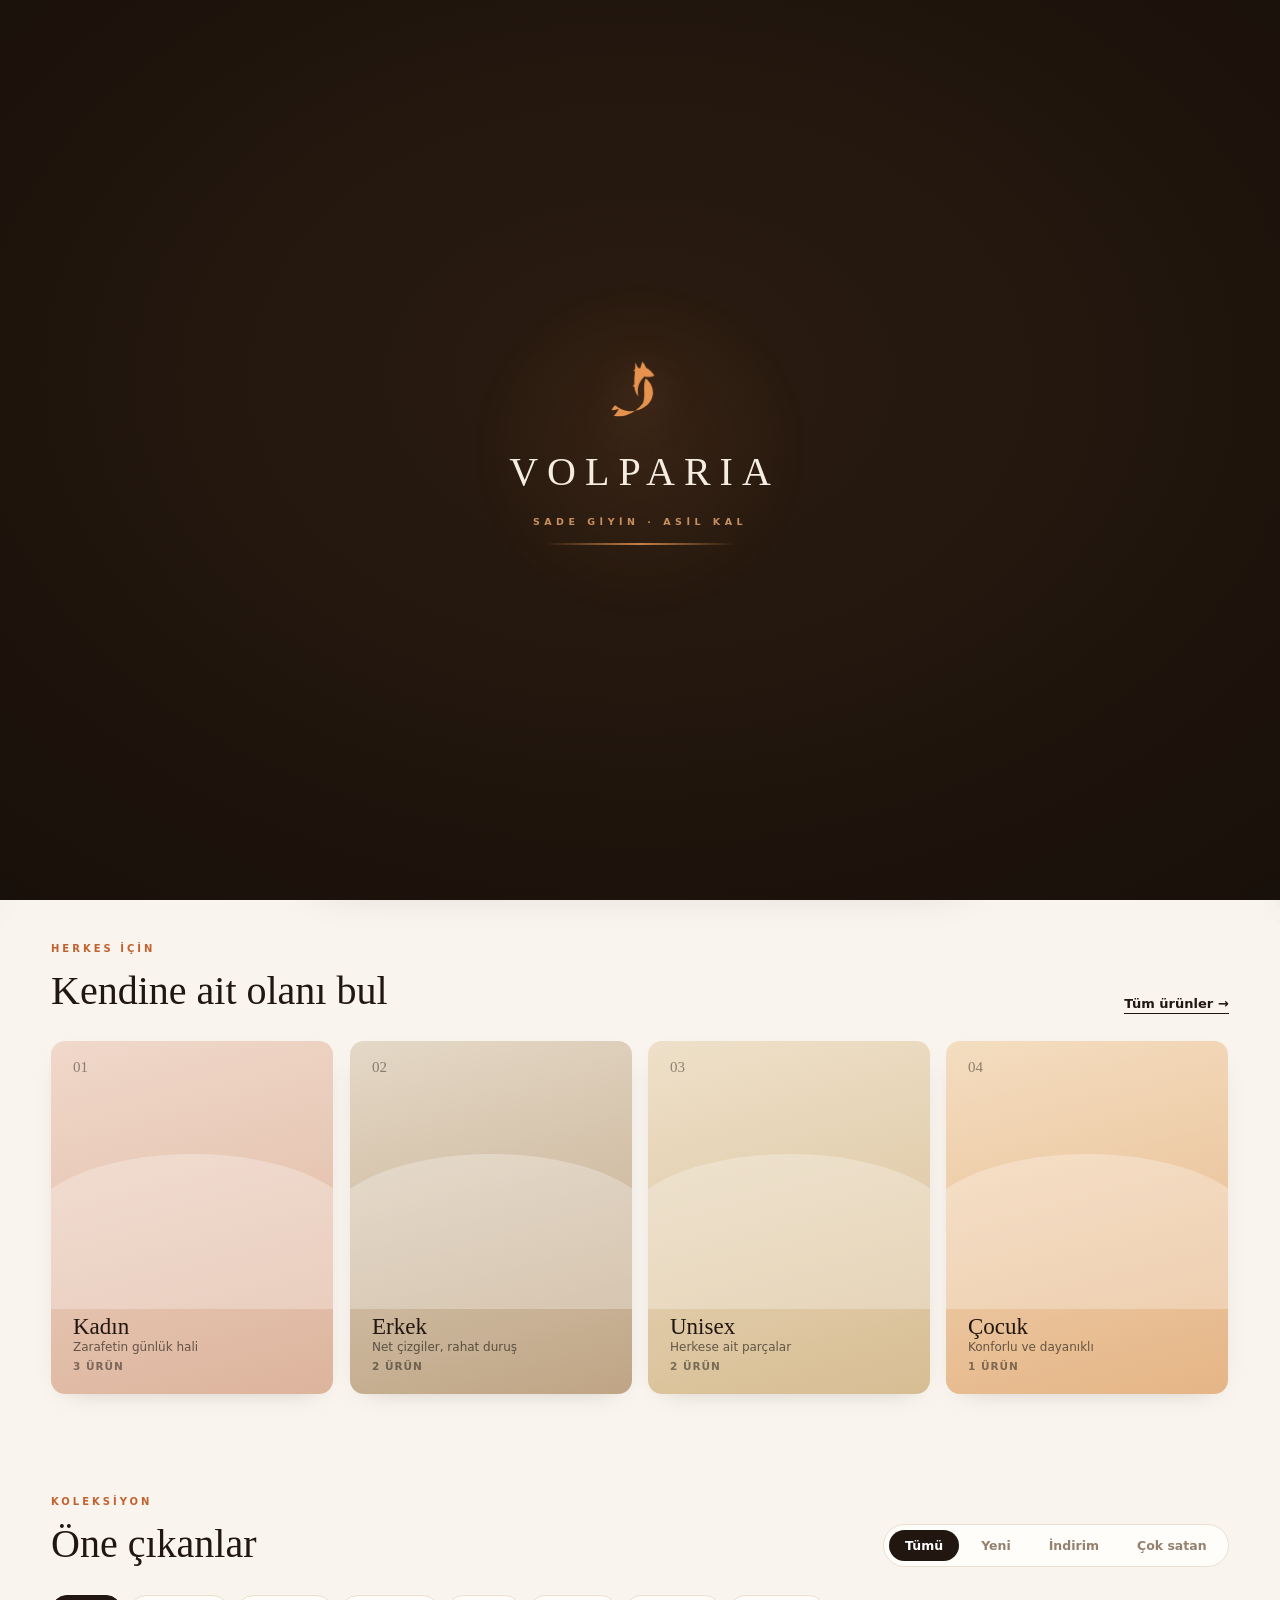
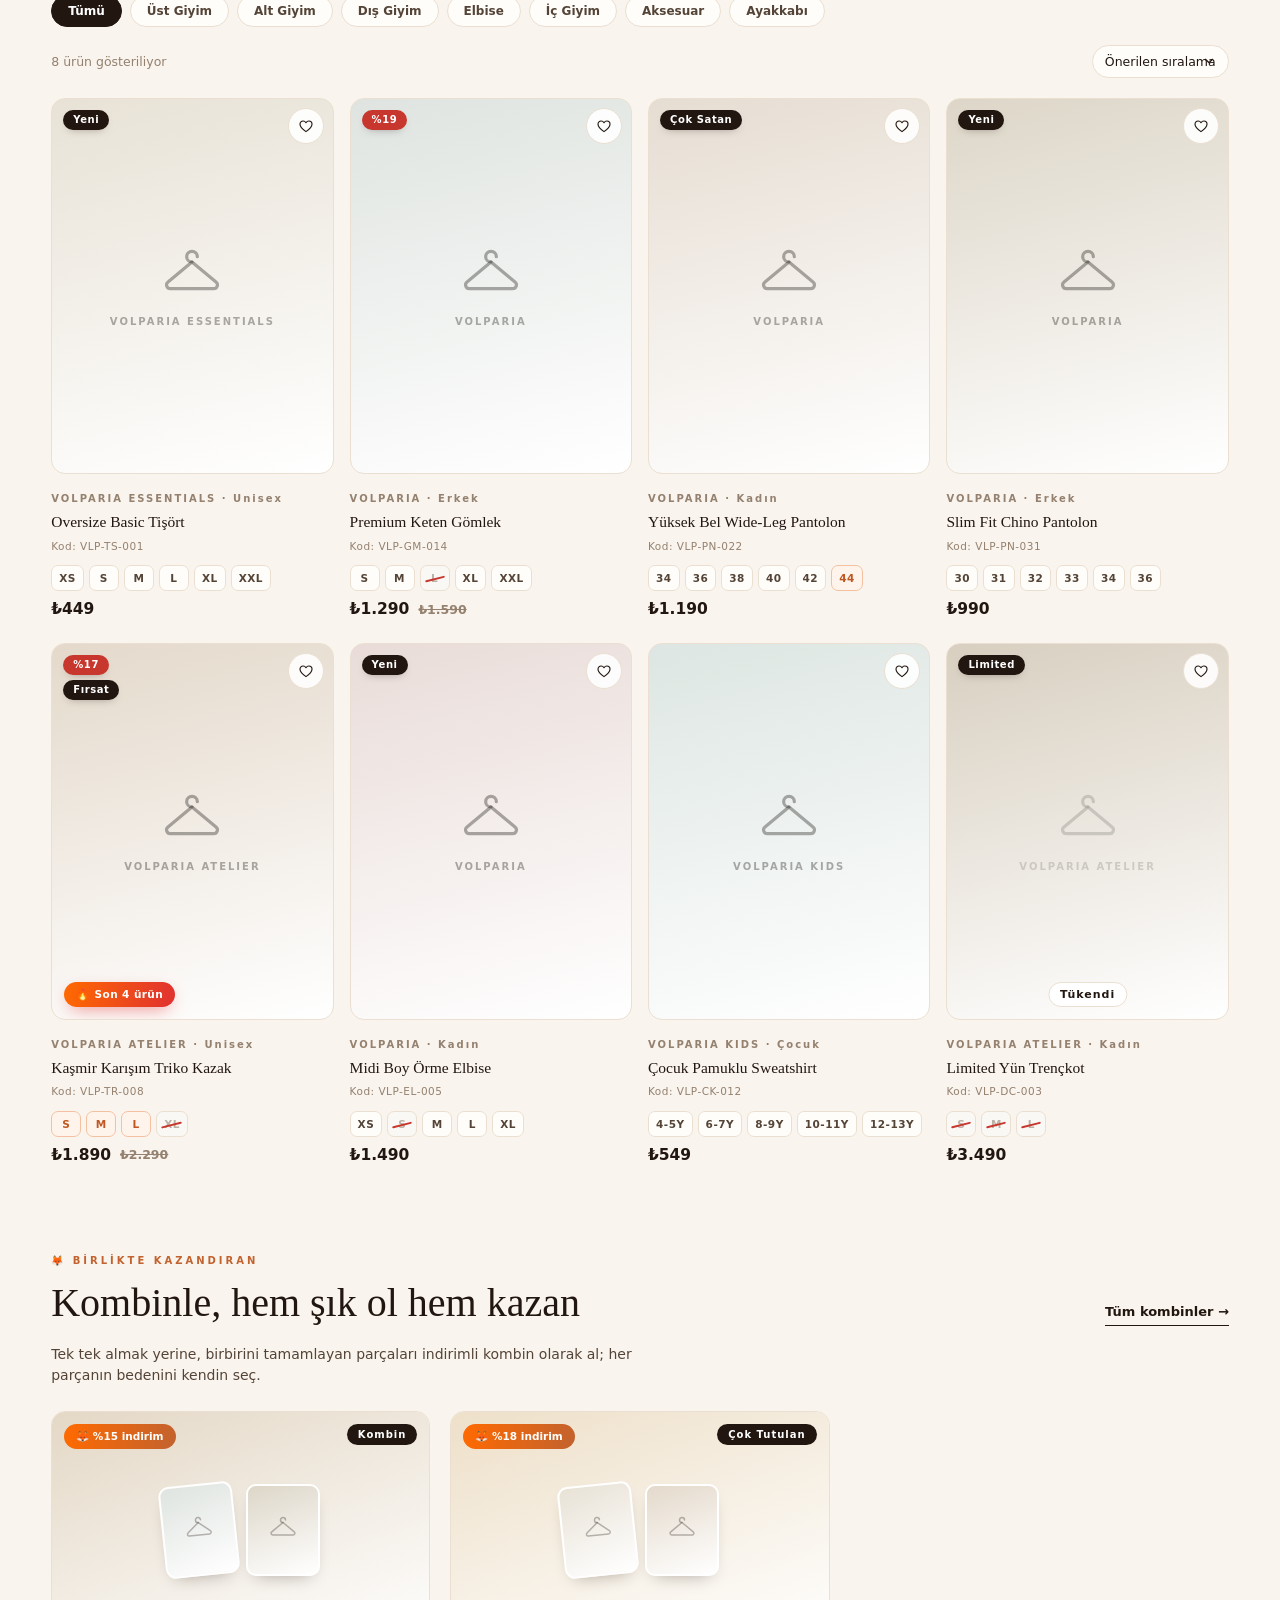
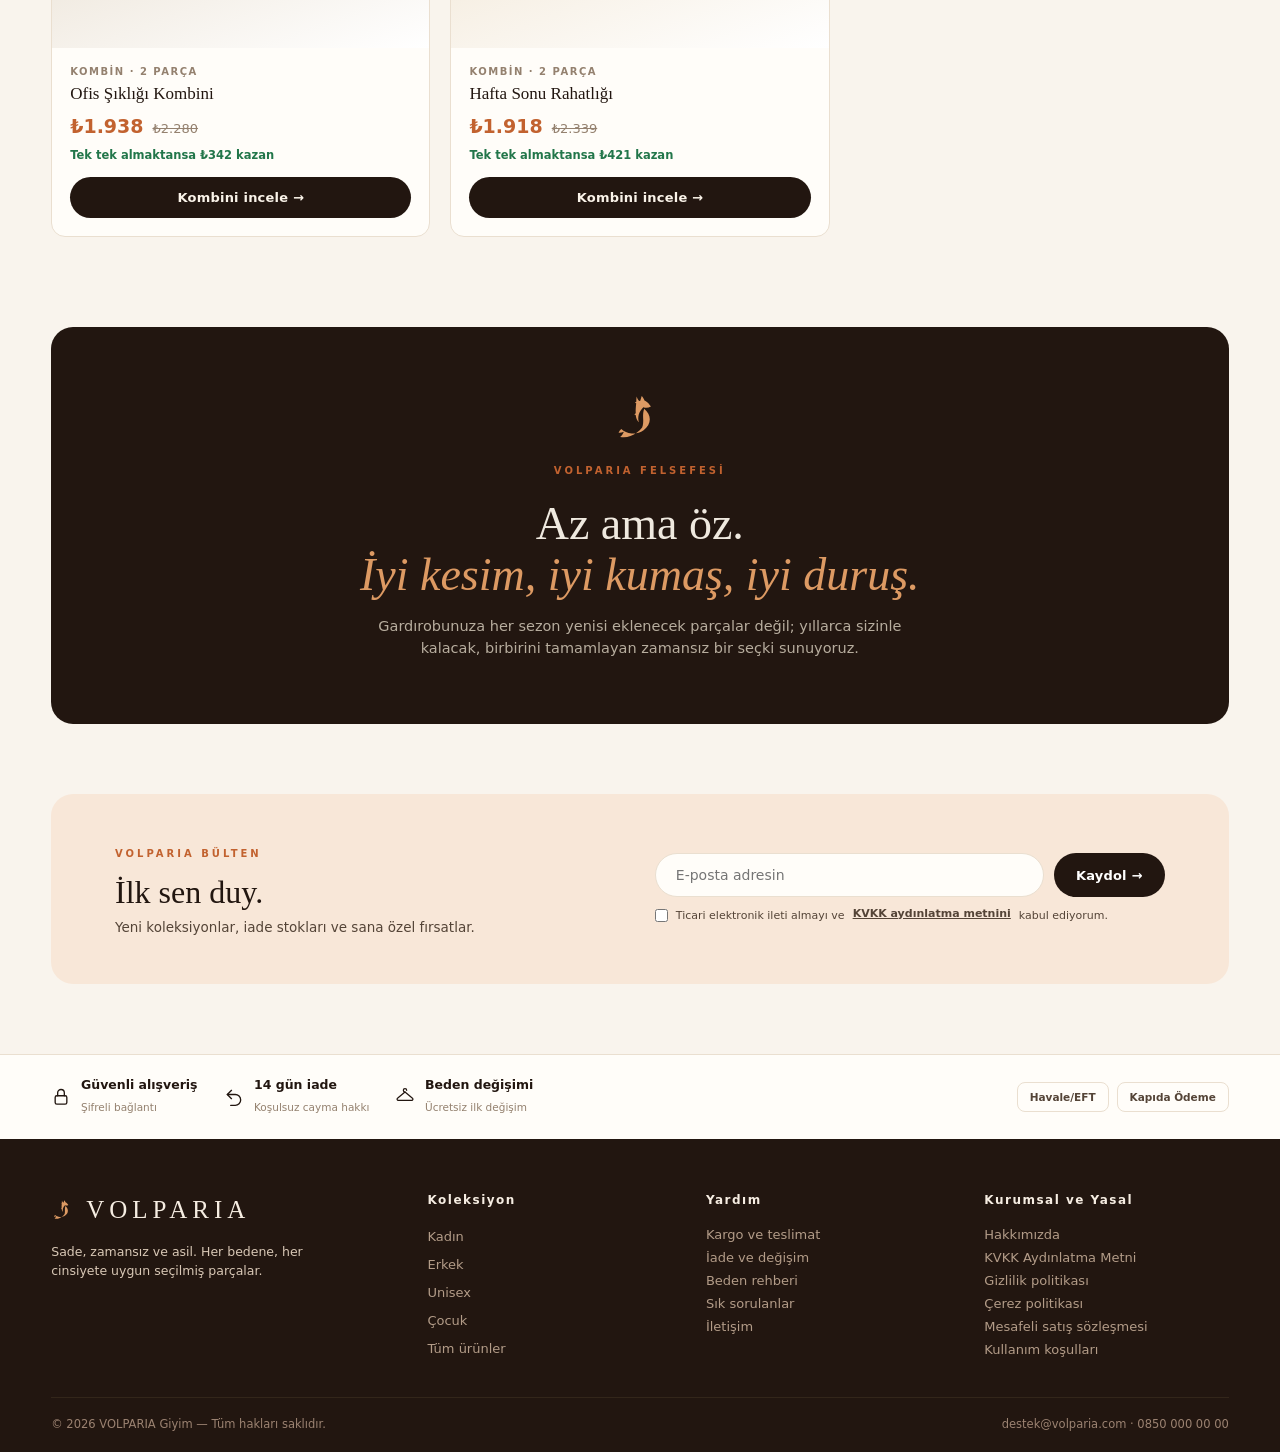
<file: index.html>
<!doctype html>
<html lang="tr">
<head>
  <meta charset="utf-8">
  <meta name="viewport" content="width=device-width,initial-scale=1,viewport-fit=cover">
  <meta http-equiv="Content-Security-Policy" content="default-src 'self'; base-uri 'self'; object-src 'none'; script-src 'self'; style-src 'self' 'unsafe-inline' https://fonts.googleapis.com; font-src https://fonts.gstatic.com; img-src 'self' data: https:; connect-src 'self' https://*.workers.dev; frame-src https://www.paytr.com; form-action 'self'; upgrade-insecure-requests">
  <meta name="referrer" content="strict-origin-when-cross-origin">
  <title>VOLPARIA — Sade Giyin, Asil Kal</title>
  <meta name="description" content="Her cinsiyete ve her bedene uygun, özenle seçilmiş zamansız parçalar. Minimal ve asil giyim mağazası.">
  <meta name="theme-color" content="#221610">
  <meta property="og:title" content="VOLPARIA — Sade Giyin, Asil Kal">
  <meta property="og:description" content="Her cinsiyete ve her bedene uygun, özenle seçilmiş zamansız parçalar.">
  <meta property="og:type" content="website">
  <meta property="og:site_name" content="VOLPARIA">
  <link rel="icon" href="data:image/svg+xml,%3Csvg xmlns='http://www.w3.org/2000/svg' viewBox='0 0 64 64'%3E%3Crect width='64' height='64' rx='14' fill='%23221610'/%3E%3Cg transform='translate(4 4) scale(.56)' fill='%23e08a4e'%3E%3Cpath d='M44 10 C45 13.5 46.3 16 48.5 18 L50.5 17.5 L53 9 C55.5 11.5 57 14 58 17 C61.5 18.5 64.5 21 67 24.5 L69.5 27.5 C65 30 60.5 30.3 56 28.8 C52 32.5 49.3 37 47.8 42 C46.6 46.5 46.6 51 48 56 C44.5 52.5 42.8 48 42.3 42.8 L39.8 41.8 L42.4 39.6 C42 34 42.6 28 43.2 22 L40.8 21 L43.4 19 C43.3 15.8 43.6 12.8 44 10 Z'/%3E%3Cpath d='M57.5 31.5 C64 37 67.5 43.5 67.5 50.5 C67.5 58 63.5 65 56.5 70 C50 74.5 42.5 76.5 35 75.8 C27.8 75.1 21.5 72.4 16.5 67.8 C14.3 69.6 12.7 71.9 11.7 74.5 C15 74.8 18.2 74.1 21.2 72.7 C19.6 76.6 17.4 79.6 14.5 82 C20.8 83.4 27 82.8 33 80.5 C41.5 77.2 48.5 72 53.8 65 C55.8 60.5 56 54.5 55.6 48.5 C55.2 42 55.8 36 57.5 31.5 Z'/%3E%3C/g%3E%3C/svg%3E">
  <link rel="preconnect" href="https://fonts.googleapis.com">
  <link rel="preconnect" href="https://fonts.gstatic.com" crossorigin>
  <link href="https://fonts.googleapis.com/css2?family=Fraunces:opsz,wght@9..144,300;9..144,400;9..144,500;9..144,600&family=Manrope:wght@400;500;600;700;800&display=swap" rel="stylesheet">
  <script src="assets/boot.js?v=10"></script>
  <link rel="stylesheet" href="assets/site.css?v=10">
  <script src="config.js?v=10"></script>
  <script src="assets/common.js?v=10" defer></script>
  <script src="assets/store.js?v=10" defer></script>
</head>
<body>
  <div class="intro-screen" id="introScreen" aria-hidden="true">
    <div class="intro-inner">
      <i class="intro-fox" data-fox></i>
      <span class="intro-name">VOLPARIA</span>
      <small class="intro-tag">SADE GİYİN · ASİL KAL</small>
    </div>
  </div>
  <a class="skip" href="#main">İçeriğe geç</a>

  <div id="storeView">
    <div class="announcement" id="announcement">₺2.000 ve üzeri alışverişlerde kargo bizden · 15.00'e kadar aynı gün gönderim</div>

    <header class="site-header">
      <div class="header-main shell">
        <button class="mobile-menu" id="mobileMenu" aria-label="Menüyü aç"><svg viewBox="0 0 24 24" fill="none" stroke="currentColor" stroke-width="1.8" stroke-linecap="round"><path d="M4 7h16M4 12h16M4 17h16"/></svg></button>
        <button class="brand" id="secretLogo" aria-label="VOLPARIA ana sayfa">
          <i class="brand-mark" data-fox></i>
          <span>VOLPARIA</span><small>GİYİM MAĞAZASI</small>
        </button>
        <button class="search-trigger" id="searchTrigger" aria-label="Aramayı aç"><span class="icon"><svg viewBox="0 0 24 24" fill="none" stroke="currentColor" stroke-width="1.7" stroke-linecap="round"><circle cx="11" cy="11" r="7"/><path d="m20 20-3.8-3.8"/></svg></span><b>Ürün adı veya ürün kodu ara…</b><kbd>Ctrl K</kbd></button>
        <nav class="header-actions" aria-label="Hızlı işlemler">
          <button id="searchMobile" aria-label="Ara"><svg viewBox="0 0 24 24" fill="none" stroke="currentColor" stroke-width="1.7" stroke-linecap="round"><circle cx="11" cy="11" r="7"/><path d="m20 20-3.8-3.8"/></svg></button>
          <button id="favoritesButton" aria-label="Favoriler"><svg viewBox="0 0 24 24" fill="none" stroke="currentColor" stroke-width="1.7" stroke-linecap="round" stroke-linejoin="round"><path d="M12 20.5C7.5 17.2 3 13.6 3 9.3 3 6.4 5.2 4.5 7.7 4.5c1.8 0 3.3 1 4.3 2.6 1-1.6 2.5-2.6 4.3-2.6 2.5 0 4.7 1.9 4.7 4.8 0 4.3-4.5 7.9-9 11.2z"/></svg><b id="favoriteCount">0</b></button>
          <button id="cartButton" aria-label="Sepeti aç"><svg viewBox="0 0 24 24" fill="none" stroke="currentColor" stroke-width="1.7" stroke-linecap="round" stroke-linejoin="round"><path d="M5.5 8h13l-.9 12.1a1.5 1.5 0 0 1-1.5 1.4H7.9a1.5 1.5 0 0 1-1.5-1.4L5.5 8z"/><path d="M8.8 11V6.2a3.2 3.2 0 0 1 6.4 0V11"/></svg><b id="cartCount">0</b></button>
        </nav>
      </div>
      <nav class="category-nav shell" id="categoryNav" aria-label="Kategoriler">
        <button class="mega-trigger" id="megaTrigger"><svg viewBox="0 0 24 24" fill="none" stroke="currentColor" stroke-width="1.9" stroke-linecap="round"><path d="M4 7h16M4 12h16M4 17h16"/></svg>Tüm Kategoriler<span class="caret">▾</span></button>
        <a data-nav-gender="kadin" href="kategori.html?cinsiyet=kadin">Kadın</a>
        <a data-nav-gender="erkek" href="kategori.html?cinsiyet=erkek">Erkek</a>
        <a data-nav-gender="unisex" href="kategori.html?cinsiyet=unisex">Unisex</a>
        <a data-nav-gender="cocuk" href="kategori.html?cinsiyet=cocuk">Çocuk</a>
        <a class="kombin-link" href="kategori.html?kombin=1">🦊 Kombinler</a>
        <a href="kategori.html?filtre=new">Yeni Gelenler</a>
        <a class="sale-link" href="kategori.html?filtre=sale">İndirim</a>
      </nav>
      <div class="mega-menu" id="megaMenu"></div>
    </header>

    <main id="main">
      <section class="hero" id="hero">
        <div class="hero-inner shell">
          <div class="hero-copy">
            <span class="eyebrow" id="heroEyebrow">SEZONUN ZAMANSIZ PARÇALARI</span>
            <h1 id="heroTitle">Sade giyin.<em>Asil kal.</em></h1>
            <p id="heroCopy">Her cinsiyete ve her bedene uygun, özenle seçilmiş koleksiyon. Kaliteli kumaş, dürüst işçilik, zamansız kesim.</p>
            <div class="hero-actions">
              <a class="button dark" href="#products">Koleksiyonu keşfet →</a>
              <a class="link-button" href="#genders">Kategorilere göz at ↗</a>
            </div>
            <div class="proof"><p><b>Her bedene uygun</b><small>XS'ten 3XL'e gerçek beden stoğu</small></p></div>
          </div>
          <div class="hero-art" aria-hidden="true">
            <div class="hero-panel"><i class="hero-fox" data-fox></i><span></span></div>
          </div>
        </div>
      </section>

      <section class="trust shell" aria-label="Alışveriş avantajları">
        <article><i><svg viewBox="0 0 24 24" fill="none" stroke="currentColor" stroke-width="1.5" stroke-linejoin="round"><path d="M7 3h10l4 6-9 12L3 9l4-6z"/><path d="M3 9h18M9.5 9 12 21 14.5 9M7 3l2.5 6L12 3l2.5 6L17 3"/></svg></i><div><b>Kaliteli kumaş</b><small>Seçilmiş tedarikçiler</small></div></article>
        <article><i><svg viewBox="0 0 24 24" fill="none" stroke="currentColor" stroke-width="1.5" stroke-linecap="round" stroke-linejoin="round"><path d="M3 6h11v10H3zM14 10h4l3 3v3h-7"/><circle cx="7" cy="18.5" r="1.8"/><circle cx="17" cy="18.5" r="1.8"/></svg></i><div><b>Hızlı gönderim</b><small>15.00'e kadar aynı gün</small></div></article>
        <article><i><svg viewBox="0 0 24 24" fill="none" stroke="currentColor" stroke-width="1.6" stroke-linecap="round" stroke-linejoin="round"><path d="M9 14 4 9l5-5"/><path d="M4 9h9.5a6.5 6.5 0 0 1 0 13H8"/></svg></i><div><b>Kolay iade</b><small>14 gün içinde</small></div></article>
        <article><i><svg viewBox="0 0 24 24" fill="none" stroke="currentColor" stroke-width="1.5" stroke-linecap="round" stroke-linejoin="round"><path d="M12 6a2 2 0 1 1 2-2"/><path d="M12 6l-9 7.5a1.4 1.4 0 0 0 .9 2.5h16.2a1.4 1.4 0 0 0 .9-2.5L12 6z"/></svg></i><div><b>Beden garantisi</b><small>Uymayan bedende ücretsiz değişim</small></div></article>
      </section>

      <section class="section shell" id="genders">
        <header class="section-head"><div><span class="eyebrow">HERKES İÇİN</span><h2>Kendine ait olanı bul</h2></div><button class="link-button" data-show-all>Tüm ürünler →</button></header>
        <div class="gender-grid" id="genderGrid"></div>
      </section>

      <section class="section products-section" id="products">
        <div class="shell">
          <header class="section-head product-head">
            <div><span class="eyebrow" id="productsEyebrow">KOLEKSİYON</span><h2 id="productsTitle">Öne çıkanlar</h2></div>
            <div class="product-tabs">
              <button class="active" data-filter="all">Tümü</button>
              <button data-filter="new">Yeni</button>
              <button data-filter="sale">İndirim</button>
              <button data-filter="bestseller">Çok satan</button>
            </div>
          </header>
          <div class="category-chips" id="categoryChips" aria-label="Kategoriler"></div>
          <div class="result-bar">
            <span id="resultCount"></span>
            <div class="result-controls">
              <select id="productSort" aria-label="Ürünleri sırala">
                <option value="featured">Önerilen sıralama</option>
                <option value="price-asc">Fiyat: artan</option>
                <option value="price-desc">Fiyat: azalan</option>
                <option value="rating">Puana göre</option>
              </select>
            </div>
          </div>
          <div class="product-grid" id="productGrid"></div>
        </div>
      </section>

      <section class="section shell bundles-section" id="bundles">
        <header class="section-head"><div><span class="eyebrow">🦊 BİRLİKTE KAZANDIRAN</span><h2>Kombinle, hem şık ol hem kazan</h2></div><a class="link-button" href="kategori.html?kombin=1">Tüm kombinler →</a></header>
        <p class="bundles-intro">Tek tek almak yerine, birbirini tamamlayan parçaları indirimli kombin olarak al; her parçanın bedenini kendin seç.</p>
        <div class="bundle-grid" id="bundleGrid"></div>
      </section>

      <section class="statement shell">
        <div class="statement-inner">
          <i class="statement-fox" data-fox></i>
          <span class="eyebrow">VOLPARIA FELSEFESİ</span>
          <h2>Az ama öz.<em>İyi kesim, iyi kumaş, iyi duruş.</em></h2>
          <p>Gardırobunuza her sezon yenisi eklenecek parçalar değil; yıllarca sizinle kalacak, birbirini tamamlayan zamansız bir seçki sunuyoruz.</p>
        </div>
      </section>

      <section class="newsletter"><div class="shell newsletter-inner"><div><span class="eyebrow">VOLPARIA BÜLTEN</span><h2>İlk sen duy.</h2><p>Yeni koleksiyonlar, iade stokları ve sana özel fırsatlar.</p></div><form id="newsletterForm"><div class="newsletter-row"><input type="email" id="newsletterEmail" required placeholder="E-posta adresin"><button class="button light" type="submit">Kaydol →</button></div><label class="newsletter-consent"><input type="checkbox" required> Ticari elektronik ileti almayı ve <button type="button" class="inline-link" data-page="kvkk">KVKK aydınlatma metnini</button> kabul ediyorum.</label></form></div></section>
    </main>

    <section class="assurance-strip" aria-label="Güvence">
      <div class="shell assurance-inner">
        <div class="assurance-item"><i><svg viewBox="0 0 24 24" fill="none" stroke="currentColor" stroke-width="1.6" stroke-linecap="round"><rect x="5" y="10.5" width="14" height="10" rx="2"/><path d="M8 10.5V7a4 4 0 0 1 8 0v3.5"/></svg></i><div><b>Güvenli alışveriş</b><small>Şifreli bağlantı</small></div></div>
        <div class="assurance-item"><i><svg viewBox="0 0 24 24" fill="none" stroke="currentColor" stroke-width="1.6" stroke-linecap="round" stroke-linejoin="round"><path d="M9 14 4 9l5-5"/><path d="M4 9h9.5a6.5 6.5 0 0 1 0 13H8"/></svg></i><div><b>14 gün iade</b><small>Koşulsuz cayma hakkı</small></div></div>
        <div class="assurance-item"><i><svg viewBox="0 0 24 24" fill="none" stroke="currentColor" stroke-width="1.5" stroke-linecap="round" stroke-linejoin="round"><path d="M12 6a2 2 0 1 1 2-2"/><path d="M12 6l-9 7.5a1.4 1.4 0 0 0 .9 2.5h16.2a1.4 1.4 0 0 0 .9-2.5L12 6z"/></svg></i><div><b>Beden değişimi</b><small>Ücretsiz ilk değişim</small></div></div>
        <div class="pay-badges" aria-label="Ödeme yöntemleri"><span>Havale/EFT</span><span>Kapıda Ödeme</span></div>
      </div>
    </section>

    <footer>
      <div class="shell footer-grid">
        <div>
          <div class="footer-brand"><i class="brand-mark" data-fox></i>VOLPARIA</div>
          <p>Sade, zamansız ve asil. Her bedene, her cinsiyete uygun seçilmiş parçalar.</p>
          <div class="footer-social" id="footerSocial"></div>
        </div>
        <div><b>Koleksiyon</b><a href="kategori.html?cinsiyet=kadin">Kadın</a><a href="kategori.html?cinsiyet=erkek">Erkek</a><a href="kategori.html?cinsiyet=unisex">Unisex</a><a href="kategori.html?cinsiyet=cocuk">Çocuk</a><a href="kategori.html">Tüm ürünler</a></div>
        <div><b>Yardım</b><button data-page="shipping">Kargo ve teslimat</button><button data-page="returns">İade ve değişim</button><button data-page="sizes">Beden rehberi</button><button data-page="faq">Sık sorulanlar</button><button data-page="contact">İletişim</button></div>
        <div><b>Kurumsal ve Yasal</b><button data-page="about">Hakkımızda</button><button data-page="kvkk">KVKK Aydınlatma Metni</button><button data-page="privacy">Gizlilik politikası</button><button data-page="cookies">Çerez politikası</button><button data-page="distance">Mesafeli satış sözleşmesi</button><button data-page="terms">Kullanım koşulları</button></div>
      </div>
      <div class="footer-bottom shell"><span>© 2026 VOLPARIA Giyim — Tüm hakları saklıdır.</span><span id="footerContact"></span></div>
    </footer>
  </div>

  <div class="overlay" id="overlay"></div>

  <aside class="mobile-drawer" id="mobileDrawer" aria-label="Menü">
    <header><div class="md-brand"><i class="brand-mark" data-fox></i>VOLPARIA</div><button class="round-close" data-close>×</button></header>
    <nav id="mobileNav"></nav>
  </aside>

  <aside class="drawer" id="cartDrawer" aria-label="Sepet"><header><div><span class="eyebrow">ALIŞVERİŞ ÇANTAN</span><h2>Sepetim</h2></div><button class="round-close" data-close>×</button></header><div id="cartLines" class="cart-lines"></div><div class="cart-summary" id="cartSummary"></div></aside>
  <aside class="drawer" id="favoriteDrawer" aria-label="Favoriler"><header><div><span class="eyebrow">KAYDETTİKLERİN</span><h2>Favorilerim</h2></div><button class="round-close" data-close>×</button></header><div id="favoriteLines" class="favorite-lines"></div></aside>

  <section class="search-modal" id="searchModal" aria-label="Arama"><button class="round-close" data-close>×</button><div class="search-box"><span class="icon"><svg viewBox="0 0 24 24" fill="none" stroke="currentColor" stroke-width="1.7" stroke-linecap="round"><circle cx="11" cy="11" r="7"/><path d="m20 20-3.8-3.8"/></svg></span><input id="searchInput" autocomplete="off" placeholder="Ürün adı, ürün kodu veya kategori ara"><small>ESC ile kapat</small></div><div id="searchResults"></div></section>
  <section class="modal" id="productModal" aria-label="Ürün detayı"><div class="modal-card product-detail" id="productDetail"></div></section>
  <section class="modal" id="checkoutModal" aria-label="Ödeme"><div class="modal-card checkout-card" id="checkoutContent"></div></section>
  <section class="modal" id="pageModal" aria-label="Bilgi sayfası"><div class="modal-card page-card" id="pageContent"></div></section>

  <div class="cookie-banner" id="cookieBanner" role="dialog" aria-label="Çerez bildirimi" hidden>
    <div class="cookie-text">
      <b>🍪 Çerez ve veri bildirimi</b>
      <p>Sepetinizi ve tercihlerinizi hatırlamak için yalnızca zorunlu yerel depolama kullanıyoruz; reklam veya izleme çerezi kullanmıyoruz. Ayrıntılar için <button class="inline-link" data-page="cookies">Çerez Politikası</button>'nı inceleyebilirsiniz.</p>
    </div>
    <div class="cookie-actions">
      <button class="button outline" id="cookieEssential">Yalnızca gerekli</button>
      <button class="button dark" id="cookieAccept">Kabul et</button>
    </div>
  </div>

  <aside class="restock-notice" id="restockNotice" role="status" hidden>
    <header><b>🔔 Beklediğin ürün stoğa geldi!</b><button class="round-close" data-restock-close aria-label="Kapat">×</button></header>
    <div class="restock-body"></div>
  </aside>

  <div class="toast" id="toast" role="status"></div>
  <noscript>Bu mağazayı kullanmak için JavaScript'i etkinleştirin.</noscript>
</body>
</html>
</file>
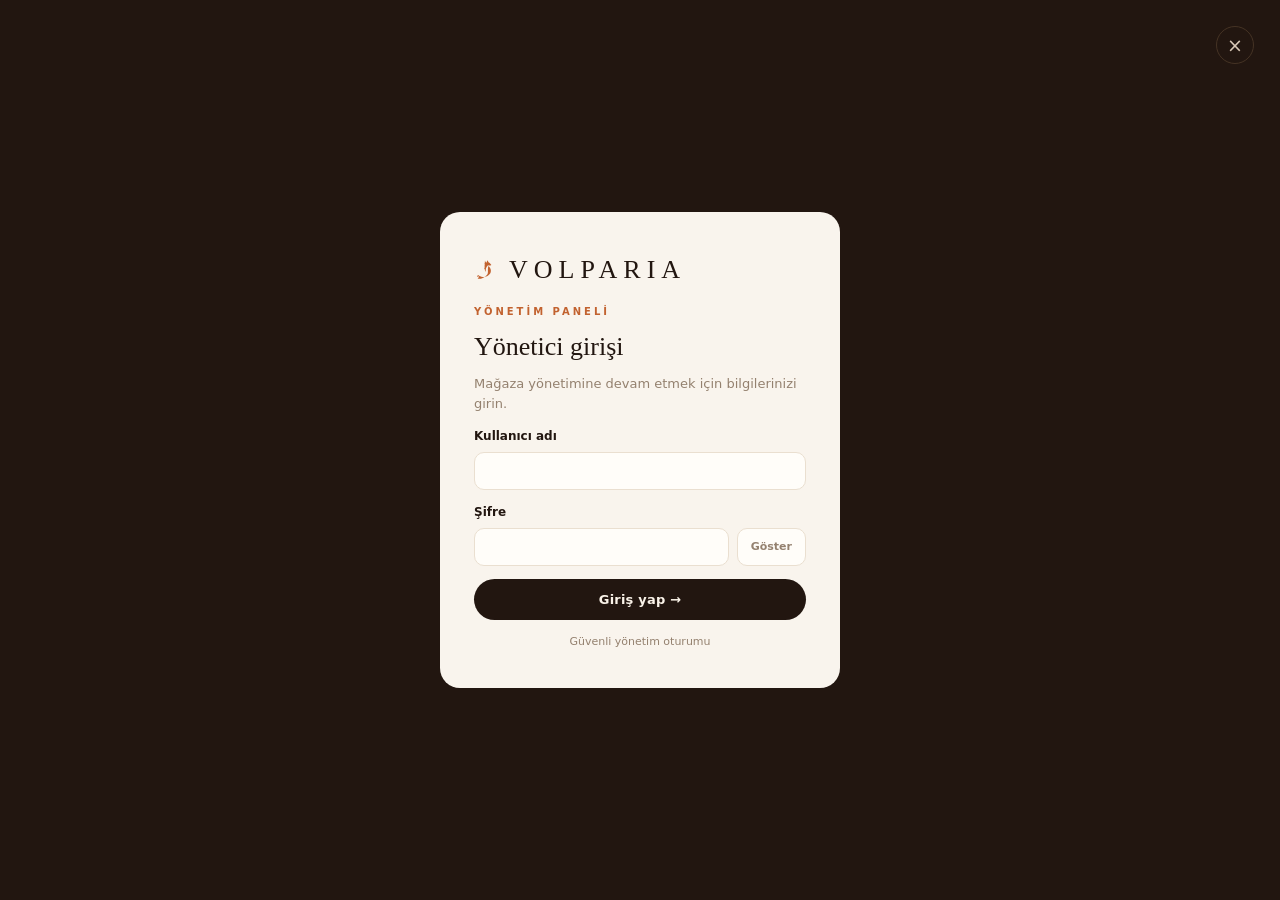
<file: admin.html>
<!doctype html>
<html lang="tr">
<head>
  <meta charset="utf-8">
  <meta name="viewport" content="width=device-width,initial-scale=1">
  <meta http-equiv="Content-Security-Policy" content="default-src 'self'; base-uri 'self'; object-src 'none'; script-src 'self'; style-src 'self' 'unsafe-inline' https://fonts.googleapis.com; font-src https://fonts.gstatic.com; img-src 'self' data: https:; connect-src 'self' https://*.workers.dev; frame-src 'none'; form-action 'self'; upgrade-insecure-requests">
  <meta name="referrer" content="no-referrer">
  <title>VOLPARIA — Yönetim Paneli</title>
  <meta name="robots" content="noindex,nofollow">
  <link rel="icon" href="data:image/svg+xml,%3Csvg xmlns='http://www.w3.org/2000/svg' viewBox='0 0 64 64'%3E%3Crect width='64' height='64' rx='14' fill='%23221610'/%3E%3Cg transform='translate(4 4) scale(.56)' fill='%23e08a4e'%3E%3Cpath d='M44 10 C45 13.5 46.3 16 48.5 18 L50.5 17.5 L53 9 C55.5 11.5 57 14 58 17 C61.5 18.5 64.5 21 67 24.5 L69.5 27.5 C65 30 60.5 30.3 56 28.8 C52 32.5 49.3 37 47.8 42 C46.6 46.5 46.6 51 48 56 C44.5 52.5 42.8 48 42.3 42.8 L39.8 41.8 L42.4 39.6 C42 34 42.6 28 43.2 22 L40.8 21 L43.4 19 C43.3 15.8 43.6 12.8 44 10 Z'/%3E%3Cpath d='M57.5 31.5 C64 37 67.5 43.5 67.5 50.5 C67.5 58 63.5 65 56.5 70 C50 74.5 42.5 76.5 35 75.8 C27.8 75.1 21.5 72.4 16.5 67.8 C14.3 69.6 12.7 71.9 11.7 74.5 C15 74.8 18.2 74.1 21.2 72.7 C19.6 76.6 17.4 79.6 14.5 82 C20.8 83.4 27 82.8 33 80.5 C41.5 77.2 48.5 72 53.8 65 C55.8 60.5 56 54.5 55.6 48.5 C55.2 42 55.8 36 57.5 31.5 Z'/%3E%3C/g%3E%3C/svg%3E">
  <link rel="preconnect" href="https://fonts.googleapis.com">
  <link rel="preconnect" href="https://fonts.gstatic.com" crossorigin>
  <link href="https://fonts.googleapis.com/css2?family=Fraunces:opsz,wght@9..144,300;9..144,400;9..144,500;9..144,600&family=Manrope:wght@400;500;600;700;800&display=swap" rel="stylesheet">
  <link rel="stylesheet" href="assets/site.css?v=10">
  <script src="config.js?v=10"></script>
  <script src="assets/common.js?v=10" defer></script>
  <script src="assets/admin.js?v=10" defer></script>
</head>
<body class="admin-body">

  <section class="login-screen show" id="adminLogin" aria-label="Yönetici girişi">
    <a class="round-close" id="closeLogin" href="index.html" aria-label="Mağazaya dön">×</a>
    <form id="loginForm" class="login-card">
      <div class="login-brand"><i class="brand-mark" data-fox></i>VOLPARIA</div>
      <span class="eyebrow">YÖNETİM PANELİ</span>
      <h1>Yönetici girişi</h1>
      <p>Mağaza yönetimine devam etmek için bilgilerinizi girin.</p>
      <label>Kullanıcı adı<input id="adminUsername" autocomplete="username" required></label>
      <label>Şifre<div class="password-field"><input id="adminPassword" type="password" autocomplete="current-password" required><button type="button" id="showPassword">Göster</button></div></label>
      <button class="button dark full" type="submit">Giriş yap →</button>
      <small id="loginMessage">Güvenli yönetim oturumu</small>
    </form>
  </section>

  <section class="admin-app" id="adminApp">
    <aside class="admin-sidebar">
      <div class="admin-logo"><i class="brand-mark" data-fox></i>VOLPARIA<small>YÖNETİM PANELİ</small></div>
      <nav id="adminNav"></nav>
      <div class="storage-state"><i id="storageDot"></i><span><b id="storageLabel">Veri katmanı</b><small id="storageDetail">Bağlantı kontrol ediliyor</small></span></div>
      <button class="admin-exit" id="adminLogout">Çıkış yap</button>
    </aside>
    <main class="admin-main">
      <header class="admin-top">
        <div><span class="eyebrow">VOLPARIA YÖNETİM</span><h1 id="adminTitle">Genel Bakış</h1></div>
        <div><a class="button outline" href="index.html" target="_blank" rel="noopener">Mağazayı görüntüle ↗</a></div>
      </header>
      <div id="adminContent"></div>
    </main>
  </section>

  <div class="toast" id="toast" role="status"></div>
  <noscript>Yönetim panelini kullanmak için JavaScript'i etkinleştirin.</noscript>
</body>
</html>
</file>
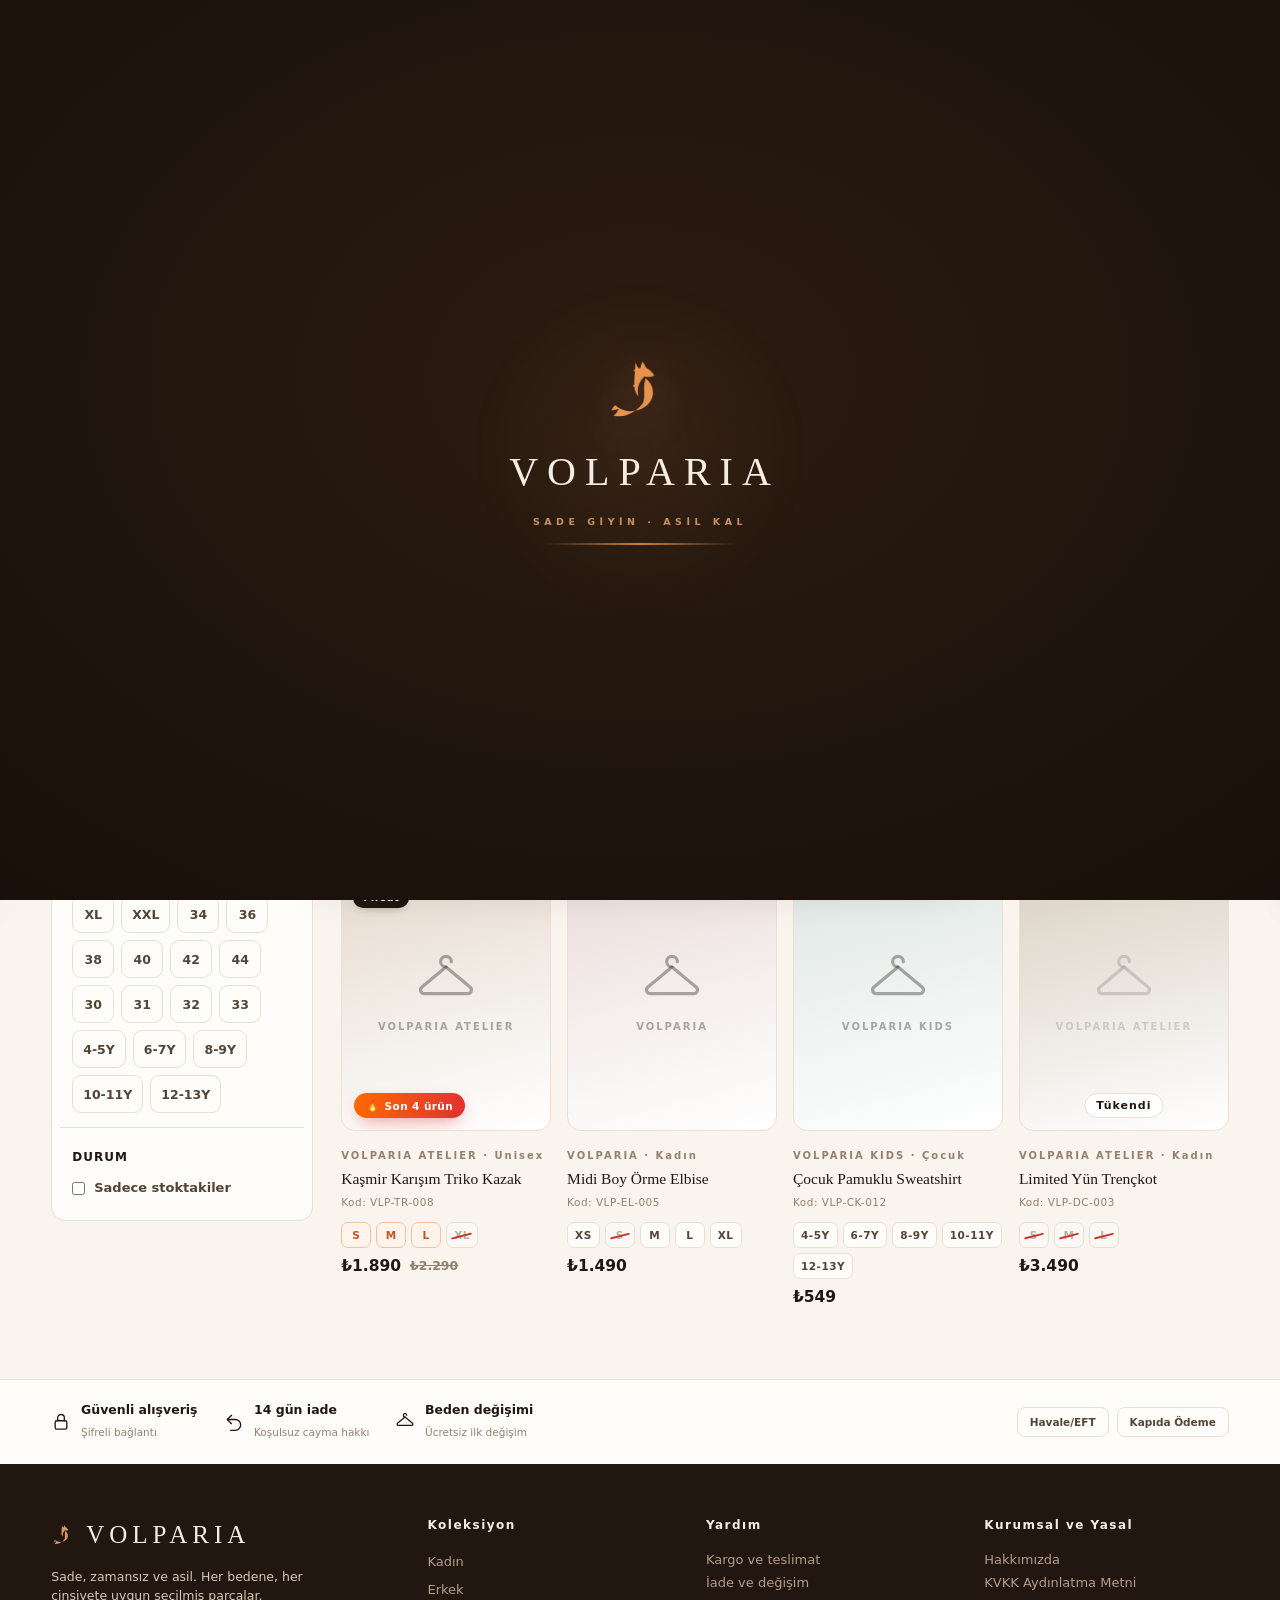
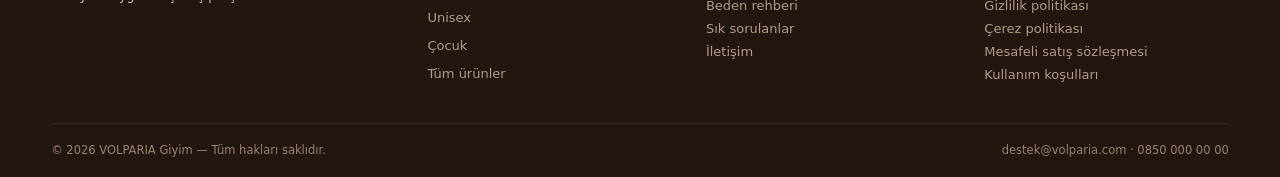
<file: kategori.html>
<!doctype html>
<html lang="tr">
<head>
  <meta charset="utf-8">
  <meta name="viewport" content="width=device-width,initial-scale=1,viewport-fit=cover">
  <meta http-equiv="Content-Security-Policy" content="default-src 'self'; base-uri 'self'; object-src 'none'; script-src 'self'; style-src 'self' 'unsafe-inline' https://fonts.googleapis.com; font-src https://fonts.gstatic.com; img-src 'self' data: https:; connect-src 'self' https://*.workers.dev; frame-src https://www.paytr.com; form-action 'self'; upgrade-insecure-requests">
  <meta name="referrer" content="strict-origin-when-cross-origin">
  <title>Kategoriler — VOLPARIA</title>
  <meta name="description" content="VOLPARIA koleksiyonunu kategori, cinsiyet ve bedene göre keşfedin.">
  <meta name="theme-color" content="#221610">
  <link rel="icon" href="data:image/svg+xml,%3Csvg xmlns='http://www.w3.org/2000/svg' viewBox='0 0 64 64'%3E%3Crect width='64' height='64' rx='14' fill='%23221610'/%3E%3Cg transform='translate(4 4) scale(.56)' fill='%23e08a4e'%3E%3Cpath d='M44 10 C45 13.5 46.3 16 48.5 18 L50.5 17.5 L53 9 C55.5 11.5 57 14 58 17 C61.5 18.5 64.5 21 67 24.5 L69.5 27.5 C65 30 60.5 30.3 56 28.8 C52 32.5 49.3 37 47.8 42 C46.6 46.5 46.6 51 48 56 C44.5 52.5 42.8 48 42.3 42.8 L39.8 41.8 L42.4 39.6 C42 34 42.6 28 43.2 22 L40.8 21 L43.4 19 C43.3 15.8 43.6 12.8 44 10 Z'/%3E%3Cpath d='M57.5 31.5 C64 37 67.5 43.5 67.5 50.5 C67.5 58 63.5 65 56.5 70 C50 74.5 42.5 76.5 35 75.8 C27.8 75.1 21.5 72.4 16.5 67.8 C14.3 69.6 12.7 71.9 11.7 74.5 C15 74.8 18.2 74.1 21.2 72.7 C19.6 76.6 17.4 79.6 14.5 82 C20.8 83.4 27 82.8 33 80.5 C41.5 77.2 48.5 72 53.8 65 C55.8 60.5 56 54.5 55.6 48.5 C55.2 42 55.8 36 57.5 31.5 Z'/%3E%3C/g%3E%3C/svg%3E">
  <link rel="preconnect" href="https://fonts.googleapis.com">
  <link rel="preconnect" href="https://fonts.gstatic.com" crossorigin>
  <link href="https://fonts.googleapis.com/css2?family=Fraunces:opsz,wght@9..144,300;9..144,400;9..144,500;9..144,600&family=Manrope:wght@400;500;600;700;800&display=swap" rel="stylesheet">
  <script src="assets/boot.js?v=10"></script>
  <link rel="stylesheet" href="assets/site.css?v=10">
  <script src="config.js?v=10"></script>
  <script src="assets/common.js?v=10" defer></script>
  <script src="assets/store.js?v=10" defer></script>
</head>
<body>
  <div class="intro-screen" id="introScreen" aria-hidden="true">
    <div class="intro-inner">
      <i class="intro-fox" data-fox></i>
      <span class="intro-name">VOLPARIA</span>
      <small class="intro-tag">SADE GİYİN · ASİL KAL</small>
    </div>
  </div>
  <a class="skip" href="#main">İçeriğe geç</a>

  <div id="storeView">
    <div class="announcement" id="announcement">₺2.000 ve üzeri alışverişlerde kargo bizden · 15.00'e kadar aynı gün gönderim</div>

    <header class="site-header">
      <div class="header-main shell">
        <button class="mobile-menu" id="mobileMenu" aria-label="Menüyü aç"><svg viewBox="0 0 24 24" fill="none" stroke="currentColor" stroke-width="1.8" stroke-linecap="round"><path d="M4 7h16M4 12h16M4 17h16"/></svg></button>
        <button class="brand" id="secretLogo" aria-label="VOLPARIA ana sayfa">
          <i class="brand-mark" data-fox></i>
          <span>VOLPARIA</span><small>GİYİM MAĞAZASI</small>
        </button>
        <button class="search-trigger" id="searchTrigger" aria-label="Aramayı aç"><span class="icon"><svg viewBox="0 0 24 24" fill="none" stroke="currentColor" stroke-width="1.7" stroke-linecap="round"><circle cx="11" cy="11" r="7"/><path d="m20 20-3.8-3.8"/></svg></span><b>Ürün adı veya ürün kodu ara…</b><kbd>Ctrl K</kbd></button>
        <nav class="header-actions" aria-label="Hızlı işlemler">
          <button id="searchMobile" aria-label="Ara"><svg viewBox="0 0 24 24" fill="none" stroke="currentColor" stroke-width="1.7" stroke-linecap="round"><circle cx="11" cy="11" r="7"/><path d="m20 20-3.8-3.8"/></svg></button>
          <button id="favoritesButton" aria-label="Favoriler"><svg viewBox="0 0 24 24" fill="none" stroke="currentColor" stroke-width="1.7" stroke-linecap="round" stroke-linejoin="round"><path d="M12 20.5C7.5 17.2 3 13.6 3 9.3 3 6.4 5.2 4.5 7.7 4.5c1.8 0 3.3 1 4.3 2.6 1-1.6 2.5-2.6 4.3-2.6 2.5 0 4.7 1.9 4.7 4.8 0 4.3-4.5 7.9-9 11.2z"/></svg><b id="favoriteCount">0</b></button>
          <button id="cartButton" aria-label="Sepeti aç"><svg viewBox="0 0 24 24" fill="none" stroke="currentColor" stroke-width="1.7" stroke-linecap="round" stroke-linejoin="round"><path d="M5.5 8h13l-.9 12.1a1.5 1.5 0 0 1-1.5 1.4H7.9a1.5 1.5 0 0 1-1.5-1.4L5.5 8z"/><path d="M8.8 11V6.2a3.2 3.2 0 0 1 6.4 0V11"/></svg><b id="cartCount">0</b></button>
        </nav>
      </div>
      <nav class="category-nav shell" id="categoryNav" aria-label="Kategoriler">
        <button class="mega-trigger" id="megaTrigger"><svg viewBox="0 0 24 24" fill="none" stroke="currentColor" stroke-width="1.9" stroke-linecap="round"><path d="M4 7h16M4 12h16M4 17h16"/></svg>Tüm Kategoriler<span class="caret">▾</span></button>
        <a data-nav-gender="kadin" href="kategori.html?cinsiyet=kadin">Kadın</a>
        <a data-nav-gender="erkek" href="kategori.html?cinsiyet=erkek">Erkek</a>
        <a data-nav-gender="unisex" href="kategori.html?cinsiyet=unisex">Unisex</a>
        <a data-nav-gender="cocuk" href="kategori.html?cinsiyet=cocuk">Çocuk</a>
        <a class="kombin-link" href="kategori.html?kombin=1">🦊 Kombinler</a>
        <a href="kategori.html?filtre=new">Yeni Gelenler</a>
        <a class="sale-link" href="kategori.html?filtre=sale">İndirim</a>
      </nav>
      <div class="mega-menu" id="megaMenu"></div>
    </header>

    <main id="main">
      <section class="cat-page shell" id="categoryView">
        <nav class="breadcrumb" id="catBreadcrumb"></nav>
        <header class="cat-head">
          <div><h1 id="catTitle">Ürünler</h1><div class="cat-sub" id="catSub"></div></div>
          <button class="filter-toggle-mobile" id="filterToggle"><svg viewBox="0 0 24 24" fill="none" stroke="currentColor" stroke-width="1.8" stroke-linecap="round"><path d="M4 6h16M7 12h10M10 18h4"/></svg>Filtrele</button>
        </header>
        <div class="cat-layout">
          <aside class="cat-sidebar" id="catSidebar"></aside>
          <div>
            <div class="cat-toolbar">
              <span class="count" id="catCount"></span>
              <select id="catSort" aria-label="Sırala">
                <option value="featured">Önerilen sıralama</option>
                <option value="newest">En yeniler</option>
                <option value="price-asc">Fiyat: artan</option>
                <option value="price-desc">Fiyat: azalan</option>
                <option value="rating">Puana göre</option>
              </select>
            </div>
            <div class="cat-active-chips" id="catChips"></div>
            <div class="product-grid" id="categoryGrid"></div>
          </div>
        </div>
      </section>
    </main>

    <section class="assurance-strip" aria-label="Güvence">
      <div class="shell assurance-inner">
        <div class="assurance-item"><i><svg viewBox="0 0 24 24" fill="none" stroke="currentColor" stroke-width="1.6" stroke-linecap="round"><rect x="5" y="10.5" width="14" height="10" rx="2"/><path d="M8 10.5V7a4 4 0 0 1 8 0v3.5"/></svg></i><div><b>Güvenli alışveriş</b><small>Şifreli bağlantı</small></div></div>
        <div class="assurance-item"><i><svg viewBox="0 0 24 24" fill="none" stroke="currentColor" stroke-width="1.6" stroke-linecap="round" stroke-linejoin="round"><path d="M9 14 4 9l5-5"/><path d="M4 9h9.5a6.5 6.5 0 0 1 0 13H8"/></svg></i><div><b>14 gün iade</b><small>Koşulsuz cayma hakkı</small></div></div>
        <div class="assurance-item"><i><svg viewBox="0 0 24 24" fill="none" stroke="currentColor" stroke-width="1.5" stroke-linecap="round" stroke-linejoin="round"><path d="M12 6a2 2 0 1 1 2-2"/><path d="M12 6l-9 7.5a1.4 1.4 0 0 0 .9 2.5h16.2a1.4 1.4 0 0 0 .9-2.5L12 6z"/></svg></i><div><b>Beden değişimi</b><small>Ücretsiz ilk değişim</small></div></div>
        <div class="pay-badges" aria-label="Ödeme yöntemleri"><span>Havale/EFT</span><span>Kapıda Ödeme</span></div>
      </div>
    </section>

    <footer>
      <div class="shell footer-grid">
        <div>
          <div class="footer-brand"><i class="brand-mark" data-fox></i>VOLPARIA</div>
          <p>Sade, zamansız ve asil. Her bedene, her cinsiyete uygun seçilmiş parçalar.</p>
          <div class="footer-social" id="footerSocial"></div>
        </div>
        <div><b>Koleksiyon</b><a href="kategori.html?cinsiyet=kadin">Kadın</a><a href="kategori.html?cinsiyet=erkek">Erkek</a><a href="kategori.html?cinsiyet=unisex">Unisex</a><a href="kategori.html?cinsiyet=cocuk">Çocuk</a><a href="kategori.html">Tüm ürünler</a></div>
        <div><b>Yardım</b><button data-page="shipping">Kargo ve teslimat</button><button data-page="returns">İade ve değişim</button><button data-page="sizes">Beden rehberi</button><button data-page="faq">Sık sorulanlar</button><button data-page="contact">İletişim</button></div>
        <div><b>Kurumsal ve Yasal</b><button data-page="about">Hakkımızda</button><button data-page="kvkk">KVKK Aydınlatma Metni</button><button data-page="privacy">Gizlilik politikası</button><button data-page="cookies">Çerez politikası</button><button data-page="distance">Mesafeli satış sözleşmesi</button><button data-page="terms">Kullanım koşulları</button></div>
      </div>
      <div class="footer-bottom shell"><span>© 2026 VOLPARIA Giyim — Tüm hakları saklıdır.</span><span id="footerContact"></span></div>
    </footer>
  </div>

  <div class="overlay" id="overlay"></div>

  <aside class="mobile-drawer" id="mobileDrawer" aria-label="Menü">
    <header><div class="md-brand"><i class="brand-mark" data-fox></i>VOLPARIA</div><button class="round-close" data-close>×</button></header>
    <nav id="mobileNav"></nav>
  </aside>

  <aside class="drawer" id="cartDrawer" aria-label="Sepet"><header><div><span class="eyebrow">ALIŞVERİŞ ÇANTAN</span><h2>Sepetim</h2></div><button class="round-close" data-close>×</button></header><div id="cartLines" class="cart-lines"></div><div class="cart-summary" id="cartSummary"></div></aside>
  <aside class="drawer" id="favoriteDrawer" aria-label="Favoriler"><header><div><span class="eyebrow">KAYDETTİKLERİN</span><h2>Favorilerim</h2></div><button class="round-close" data-close>×</button></header><div id="favoriteLines" class="favorite-lines"></div></aside>

  <section class="search-modal" id="searchModal" aria-label="Arama"><button class="round-close" data-close>×</button><div class="search-box"><span class="icon"><svg viewBox="0 0 24 24" fill="none" stroke="currentColor" stroke-width="1.7" stroke-linecap="round"><circle cx="11" cy="11" r="7"/><path d="m20 20-3.8-3.8"/></svg></span><input id="searchInput" autocomplete="off" placeholder="Ürün adı, ürün kodu veya kategori ara"><small>ESC ile kapat</small></div><div id="searchResults"></div></section>
  <section class="modal" id="productModal" aria-label="Ürün detayı"><div class="modal-card product-detail" id="productDetail"></div></section>
  <section class="modal" id="checkoutModal" aria-label="Ödeme"><div class="modal-card checkout-card" id="checkoutContent"></div></section>
  <section class="modal" id="pageModal" aria-label="Bilgi sayfası"><div class="modal-card page-card" id="pageContent"></div></section>

  <div class="cookie-banner" id="cookieBanner" role="dialog" aria-label="Çerez bildirimi" hidden>
    <div class="cookie-text">
      <b>🍪 Çerez ve veri bildirimi</b>
      <p>Sepetinizi ve tercihlerinizi hatırlamak için yalnızca zorunlu yerel depolama kullanıyoruz; reklam veya izleme çerezi kullanmıyoruz. Ayrıntılar için <button class="inline-link" data-page="cookies">Çerez Politikası</button>'nı inceleyebilirsiniz.</p>
    </div>
    <div class="cookie-actions">
      <button class="button outline" id="cookieEssential">Yalnızca gerekli</button>
      <button class="button dark" id="cookieAccept">Kabul et</button>
    </div>
  </div>

  <aside class="restock-notice" id="restockNotice" role="status" hidden>
    <header><b>🔔 Beklediğin ürün stoğa geldi!</b><button class="round-close" data-restock-close aria-label="Kapat">×</button></header>
    <div class="restock-body"></div>
  </aside>

  <div class="toast" id="toast" role="status"></div>
  <noscript>Bu mağazayı kullanmak için JavaScript'i etkinleştirin.</noscript>
</body>
</html>
</file>
<file: assets/site.css>
/* ============ LINEA — minimal & asil giyim mağazası ============ */
:root{
  --bg:#f9f4ed; --surface:#fffdf9; --ink:#221610; --ink-soft:#544437; --muted:#94816f;
  --line:#eadfd0; --accent:#c2622f; --accent-soft:#f8e7d8;
  --danger:#c8372d; --flame1:#ff6a00; --flame2:#e03131; --ok:#22764a;
  --radius:14px; --shadow:0 18px 50px -22px rgba(22,19,15,.22);
  --serif:"Fraunces",Georgia,serif; --sans:"Manrope",system-ui,sans-serif;
}
*{box-sizing:border-box;margin:0;padding:0}
html{scroll-behavior:smooth}
body{font-family:var(--sans);background:var(--bg);color:var(--ink);line-height:1.55;-webkit-font-smoothing:antialiased}
img{max-width:100%;display:block}
button{font-family:inherit;cursor:pointer;border:0;background:none;color:inherit}
input,select,textarea{font-family:inherit;font-size:14px;color:var(--ink);background:var(--surface);border:1px solid var(--line);border-radius:10px;padding:10px 12px;width:100%}
input:focus,select:focus,textarea:focus{outline:2px solid var(--ink);outline-offset:1px;border-color:var(--ink)}
a{color:inherit;text-decoration:none}
.shell{width:min(1220px,92vw);margin-inline:auto}
.skip{position:absolute;left:-999px;top:0;background:var(--ink);color:#fff;padding:8px 14px;z-index:999}
.skip:focus{left:10px}
.eyebrow{font-size:10px;font-weight:800;letter-spacing:3px;color:var(--accent)}
h1,h2,h3{font-family:var(--serif);font-weight:500;line-height:1.12}
.empty{padding:34px 18px;text-align:center;color:var(--muted);font-size:13px;border:1px dashed var(--line);border-radius:var(--radius);grid-column:1/-1}
body.locked{overflow:hidden}

/* buttons */
.button{display:inline-flex;align-items:center;justify-content:center;gap:8px;font-weight:700;font-size:13px;padding:13px 22px;border-radius:999px;transition:.2s;letter-spacing:.2px}
.button.dark{background:var(--ink);color:#faf3e9}
.button.dark:hover{background:#33241a;transform:translateY(-1px)}
.button.light{background:#faf3e9;color:var(--ink)}
.button.light:hover{background:#fff}
.button.outline{border:1px solid var(--line);background:var(--surface)}
.button.outline:hover{border-color:var(--ink)}
.button.danger{background:#fbeceb;color:var(--danger)}
.button.full{width:100%}
.button:disabled{opacity:.45;cursor:not-allowed;transform:none}
.link-button{font-weight:700;font-size:13px;border-bottom:1px solid var(--ink);padding-bottom:2px}
.round-close{width:38px;height:38px;border-radius:50%;background:var(--surface);border:1px solid var(--line);font-size:19px;line-height:1;display:grid;place-items:center;transition:.2s}
.round-close:hover{background:var(--ink);color:#fff}

/* ---------- header ---------- */
.announcement{background:var(--ink);color:#efe9df;text-align:center;font-size:11.5px;font-weight:600;letter-spacing:.4px;padding:9px 14px}
.site-header{position:sticky;top:0;z-index:60;background:rgba(249,244,237,.92);backdrop-filter:blur(14px);border-bottom:1px solid var(--line)}
.header-main{display:flex;align-items:center;gap:18px;padding:14px 0}
.mobile-menu{display:none;place-items:center;width:40px;height:40px;border-radius:50%;transition:background .2s}
.mobile-menu:hover{background:var(--surface)}
.brand{display:flex;align-items:center;gap:10px}
.brand span{font-family:var(--serif);font-size:23px;font-weight:600;letter-spacing:4px}
.brand small{font-size:8.5px;font-weight:800;letter-spacing:3px;color:var(--muted);align-self:flex-end;padding-bottom:5px}
.brand-mark{display:grid;place-items:center;color:var(--accent)}
.brand .brand-mark svg{width:27px;height:27px}
.login-brand,.admin-logo,.footer-brand{display:flex;align-items:center;gap:10px}
.login-brand .brand-mark svg,.footer-brand .brand-mark svg{width:25px;height:25px}
.admin-logo .brand-mark svg{width:22px;height:22px}
.admin-logo .brand-mark,.footer-brand .brand-mark{color:#dd9a63}
.admin-logo{flex-wrap:wrap}
.admin-logo small{flex-basis:100%}
.search-trigger{flex:1;max-width:430px;margin-left:auto;display:flex;align-items:center;gap:10px;background:var(--surface);border:1px solid var(--line);border-radius:999px;padding:10px 18px;color:var(--muted);font-size:13px;transition:.2s}
.search-trigger:hover{border-color:var(--ink)}
.search-trigger b{font-weight:500;flex:1;text-align:left}
.search-trigger kbd{font-size:10px;background:var(--bg);border:1px solid var(--line);border-radius:6px;padding:2px 7px}
.header-actions{display:flex;gap:6px}
.header-actions button{position:relative;width:42px;height:42px;border-radius:50%;font-size:17px;display:grid;place-items:center;transition:.2s}
.header-actions button:hover{background:var(--surface)}
.header-actions b{position:absolute;top:2px;right:0;min-width:17px;height:17px;background:var(--ink);color:#fff;font-size:9.5px;font-weight:800;border-radius:999px;display:grid;place-items:center;padding-inline:4px}
#searchMobile{display:none}
.category-nav{display:flex;gap:26px;padding:0 0 13px;font-size:13px;font-weight:600;overflow-x:auto;scrollbar-width:none}
.category-nav::-webkit-scrollbar{display:none}
.category-nav a{white-space:nowrap;color:var(--ink-soft);padding-bottom:3px;border-bottom:2px solid transparent;transition:.15s}
.category-nav a:hover,.category-nav a.active{color:var(--ink);border-color:var(--ink)}
.category-nav .sale-link{color:var(--danger);font-weight:800}

/* ---------- hero ---------- */
.hero{padding:74px 0 60px}
.hero-inner{display:grid;grid-template-columns:1.15fr .85fr;gap:56px;align-items:center}
.hero-copy h1{font-size:clamp(44px,6vw,76px);margin:18px 0 20px;letter-spacing:-1px}
.hero-copy h1 em{display:block;font-style:italic;color:var(--accent)}
.hero-copy p{max-width:480px;color:var(--ink-soft);font-size:15.5px}
.hero-actions{display:flex;align-items:center;gap:22px;margin:30px 0}
.proof{display:flex;align-items:center;gap:12px;border-top:1px solid var(--line);padding-top:18px;max-width:340px}
.proof b{font-size:13px;display:block}
.proof small{color:var(--muted);font-size:11.5px}
.hero-art{display:grid;place-items:center}
.hero-panel{position:relative;width:min(360px,100%);aspect-ratio:3/4;border-radius:200px 200px var(--radius) var(--radius);background:linear-gradient(160deg,#f5e3cd,#eec9a0 55%,#d99a62);box-shadow:var(--shadow);overflow:hidden;display:grid;place-items:center}
.hero-panel i{font-family:var(--serif);font-style:normal;font-size:44px;letter-spacing:14px;color:rgba(120,62,26,.2);transform:rotate(90deg)}
.hero-panel span{position:absolute;inset:18px;border:1px solid rgba(120,62,26,.22);border-radius:184px 184px 8px 8px}

/* ---------- trust ---------- */
.trust{display:grid;grid-template-columns:repeat(4,minmax(0,1fr));gap:14px;padding-bottom:56px}
.trust article{display:flex;align-items:center;gap:13px;background:var(--surface);border:1px solid var(--line);border-radius:var(--radius);padding:16px 18px}
.trust i{font-style:normal;font-size:19px;color:var(--accent)}
.trust b{font-size:13px;display:block}
.trust small{color:var(--muted);font-size:11.5px}

/* ---------- sections ---------- */
.section{padding:34px 0 60px}
.section-head{display:flex;align-items:flex-end;justify-content:space-between;gap:20px;margin-bottom:28px}
.section-head h2{font-size:clamp(27px,3.4vw,40px);margin-top:9px}

/* gender cards */
.gender-grid{display:grid;grid-template-columns:repeat(4,minmax(0,1fr));gap:16px}
.gender-card{position:relative;border-radius:var(--radius);overflow:hidden;aspect-ratio:4/5;background:linear-gradient(165deg,var(--tone,#e6dfd3),var(--tone2,#cfc5b2));text-align:left;padding:22px;display:flex;flex-direction:column;justify-content:flex-end;transition:.25s;box-shadow:0 8px 26px -18px rgba(22,19,15,.35)}
.gender-card:hover{transform:translateY(-4px)}
.gender-card span.num{position:absolute;top:18px;left:22px;font-family:var(--serif);font-size:15px;color:rgba(22,19,15,.45)}
.gender-card .silhouette{position:absolute;inset:auto -10% 24% -10%;height:44%;border-radius:50% 50% 0 0;background:rgba(255,255,255,.28)}
.gender-card h3{font-size:23px;position:relative}
.gender-card p{font-size:12px;color:rgba(22,19,15,.62);position:relative}
.gender-card small.count{position:relative;font-size:10.5px;font-weight:800;letter-spacing:1px;color:rgba(22,19,15,.5);margin-top:6px}

/* products toolbar */
.product-head{flex-wrap:wrap}
.product-tabs{display:flex;gap:6px;background:var(--surface);border:1px solid var(--line);border-radius:999px;padding:5px}
.product-tabs button{font-size:12.5px;font-weight:700;padding:8px 16px;border-radius:999px;color:var(--muted);transition:.2s}
.product-tabs button.active{background:var(--ink);color:#fff}
.result-bar{display:flex;align-items:center;justify-content:space-between;gap:14px;margin-bottom:20px;font-size:12.5px;color:var(--muted)}
.result-controls{display:flex;gap:10px}
.result-controls select{width:auto;font-size:12.5px;padding:8px 12px;border-radius:999px}

/* ---------- product card ---------- */
.product-grid{display:grid;grid-template-columns:repeat(4,minmax(0,1fr));gap:22px 16px}
.product-card{position:relative;display:flex;flex-direction:column;gap:11px}
.product-art{position:relative;aspect-ratio:3/4;border-radius:var(--radius);overflow:hidden;background:linear-gradient(165deg,var(--tone,#e8e2d6),#fff);border:1px solid var(--line);display:grid;place-items:center;transition:.25s;width:100%}
.product-card:hover .product-art{transform:translateY(-3px);box-shadow:var(--shadow)}
.product-photo{width:100%;height:100%;object-fit:cover}
.product-placeholder{display:grid;place-items:center;gap:6px;color:rgba(22,19,15,.35)}
.product-placeholder svg{width:64px;height:64px;stroke:currentColor}
.product-placeholder small{font-size:10px;font-weight:800;letter-spacing:2px}
.badge{position:absolute;top:12px;left:12px;z-index:2;background:var(--ink);color:#fff;font-size:10px;font-weight:800;letter-spacing:1px;padding:5px 11px;border-radius:999px}
.badge.sale{background:var(--danger)}
.pbadges{position:absolute;top:11px;left:11px;z-index:2;display:flex;flex-direction:column;gap:5px;align-items:flex-start}
.pbadge{background:var(--ink);color:#fff;font-size:10px;font-weight:800;letter-spacing:.6px;padding:5px 10px;border-radius:999px;line-height:1;box-shadow:0 4px 10px -6px rgba(34,22,16,.5)}
.pbadge.sale{background:var(--danger)}
.badge.out{background:#fff;color:var(--ink);border:1px solid var(--line);top:auto;bottom:12px;left:50%;transform:translateX(-50%);font-size:11px}
.soldout .product-art>img,.soldout .product-art .product-placeholder{opacity:.45;filter:grayscale(.7)}

/* alevli "son X ürün" rozeti */
.badge-flame{position:absolute;bottom:12px;left:12px;z-index:2;display:inline-flex;align-items:center;gap:5px;background:linear-gradient(100deg,var(--flame1),var(--flame2));color:#fff;font-size:10.5px;font-weight:800;letter-spacing:.4px;padding:6px 12px;border-radius:999px;box-shadow:0 6px 18px -6px rgba(224,49,49,.65);animation:flamePulse 1.5s ease-in-out infinite}
.badge-flame i{font-style:normal;animation:flameFlicker .7s ease-in-out infinite alternate}
@keyframes flamePulse{0%,100%{transform:scale(1)}50%{transform:scale(1.06)}}
@keyframes flameFlicker{from{transform:rotate(-8deg) scale(1)}to{transform:rotate(8deg) scale(1.18)}}

.favorite{position:absolute;top:10px;right:10px;z-index:2;width:36px;height:36px;border-radius:50%;background:rgba(255,255,255,.9);border:1px solid var(--line);font-size:16px;display:grid;place-items:center;transition:.2s}
.favorite:hover{transform:scale(1.1)}
.favorite.active{color:var(--danger)}
.product-meta small{font-size:10px;font-weight:800;letter-spacing:2px;color:var(--muted)}
.product-meta h3{font-size:15.5px;margin:3px 0 2px;font-weight:500}
.product-meta .sku{font-size:10.5px;color:var(--muted);letter-spacing:.5px}
.price-row{display:flex;align-items:center;gap:9px;margin-top:6px}
.price-row strong{font-size:15.5px;font-weight:800}
.price-row del{color:var(--muted);font-size:12.5px;font-weight:600}

/* beden şeritleri */
.size-strip{display:flex;flex-wrap:wrap;gap:5px;margin-top:8px}
.size-chip{position:relative;min-width:30px;height:26px;padding:0 7px;display:inline-grid;place-items:center;font-size:10.5px;font-weight:800;letter-spacing:.5px;border:1px solid var(--line);border-radius:7px;background:var(--surface);color:var(--ink-soft)}
.size-chip.low{border-color:#f3c1a0;background:#fff4ec;color:#c05621}
.size-chip.sold{color:#b9b1a5;background:#faf8f5}
.size-chip.sold::after{content:"";position:absolute;left:14%;right:14%;top:50%;height:2px;background:var(--danger);border-radius:2px;transform:rotate(-14deg)}

/* ---------- statement / newsletter ---------- */
.statement{padding:30px 0 70px}
.statement-inner{background:var(--ink);color:#efe9df;border-radius:calc(var(--radius) + 8px);padding:64px min(8vw,90px);text-align:center}
.statement-inner h2{font-size:clamp(28px,4vw,46px);margin:16px 0 14px}
.statement-inner h2 em{display:block;font-style:italic;color:#dd9a63}
.statement-inner p{max-width:560px;margin-inline:auto;color:#b7ad9e;font-size:14.5px}
.newsletter{padding:0 0 70px}
.newsletter-inner{background:var(--accent-soft);border-radius:calc(var(--radius) + 8px);padding:46px min(6vw,64px);display:grid;grid-template-columns:1fr 1fr;gap:30px;align-items:center}
.newsletter h2{font-size:32px;margin:10px 0 6px}
.newsletter p{color:var(--ink-soft);font-size:13.5px}
.newsletter-row{display:flex;gap:10px}
.newsletter-row input{border-radius:999px;padding:13px 20px}
.newsletter .button.light{background:var(--ink);color:#fff;white-space:nowrap}

/* ---------- assurance & footer ---------- */
.assurance-strip{border-top:1px solid var(--line);background:var(--surface)}
.assurance-inner{display:flex;flex-wrap:wrap;align-items:center;gap:26px;padding:20px 0}
.assurance-item{display:flex;align-items:center;gap:10px}
.assurance-item i{font-style:normal;font-size:17px}
.assurance-item b{font-size:12.5px;display:block}
.assurance-item small{font-size:10.5px;color:var(--muted)}
.pay-badges{margin-left:auto;display:flex;gap:8px}
.pay-badges span{font-size:10.5px;font-weight:800;border:1px solid var(--line);border-radius:8px;padding:6px 12px;color:var(--ink-soft)}
footer{background:var(--ink);color:#d9c8b6}
.footer-grid{display:grid;grid-template-columns:1.4fr 1fr 1fr 1fr;gap:34px;padding:52px 0 34px}
.footer-brand{font-family:var(--serif);font-size:25px;letter-spacing:5px;color:#f6ede2;margin-bottom:12px}
.footer-grid p{font-size:12.5px;max-width:280px}
.footer-grid b{display:block;color:#f6ede2;font-size:12px;letter-spacing:1.5px;margin-bottom:13px}
.footer-grid a,.footer-grid button{display:block;font-size:13px;color:#b39c88;padding:4px 0;text-align:left;transition:.15s}
.footer-grid a:hover,.footer-grid button:hover{color:#fff}
.footer-bottom{display:flex;justify-content:space-between;gap:14px;border-top:1px solid #33261a;padding:18px 0;font-size:11.5px;color:#9b8271}

/* ---------- overlay / drawers / modals ---------- */
.overlay{position:fixed;inset:0;background:rgba(22,19,15,.45);opacity:0;pointer-events:none;transition:.25s;z-index:80}
.overlay.show{opacity:1;pointer-events:auto}
.drawer{position:fixed;top:0;right:0;bottom:0;width:min(430px,94vw);background:var(--bg);z-index:90;transform:translateX(102%);transition:.3s cubic-bezier(.6,.1,.2,1);display:flex;flex-direction:column;box-shadow:var(--shadow)}
.drawer.show{transform:none}
.drawer header{display:flex;align-items:center;justify-content:space-between;padding:22px 22px 16px;border-bottom:1px solid var(--line)}
.drawer h2{font-size:24px;margin-top:5px}
.cart-lines,.favorite-lines{flex:1;overflow-y:auto;padding:18px 22px;display:flex;flex-direction:column;gap:14px}
.cart-line,.favorite-line{display:flex;gap:13px;background:var(--surface);border:1px solid var(--line);border-radius:var(--radius);padding:12px;align-items:center;position:relative}
.line-art{width:62px;height:76px;border-radius:10px;background:linear-gradient(160deg,var(--tone,#e8e2d6),#fff);flex-shrink:0;overflow:hidden;display:grid;place-items:center;color:rgba(22,19,15,.3)}
.line-art img{width:100%;height:100%;object-fit:cover}
.line-art svg{width:30px;height:30px;stroke:currentColor}
.cart-line small,.favorite-line small{font-size:9.5px;font-weight:800;letter-spacing:1.5px;color:var(--muted)}
.cart-line h4,.favorite-line h4{font-size:13.5px;font-weight:600;margin:2px 0}
.variant-tag{display:inline-block;font-size:9.5px;font-weight:800;background:var(--accent-soft);color:var(--accent);border-radius:6px;padding:2px 7px;margin-left:6px;letter-spacing:1px}
.cart-line b{font-size:13.5px}
.qty{display:inline-flex;align-items:center;gap:11px;margin-top:7px;border:1px solid var(--line);border-radius:999px;padding:3px 9px}
.qty button{font-size:15px;width:20px}
.qty span{font-size:12.5px;font-weight:700;min-width:14px;text-align:center}
.remove{position:absolute;top:8px;right:10px;color:var(--muted);font-size:15px}
.remove:hover{color:var(--danger)}
.cart-summary{border-top:1px solid var(--line);padding:16px 22px 22px;background:var(--surface)}
.progress{height:5px;background:var(--line);border-radius:99px;margin:8px 0 14px;overflow:hidden}
.progress i{display:block;height:100%;background:var(--accent);border-radius:99px;transition:.4s}
.summary-row{display:flex;justify-content:space-between;font-size:13px;color:var(--ink-soft);padding:3px 0}
.summary-row.total{font-size:16px;color:var(--ink);font-weight:800;border-top:1px solid var(--line);margin-top:8px;padding-top:11px}
.summary-row.discount{color:var(--ok)}
.cart-summary .button{margin-top:14px}
.favorite-line .button{margin-left:auto;padding:9px 16px;font-size:11.5px;white-space:nowrap}

/* search modal */
.search-modal{position:fixed;inset:0;z-index:95;background:rgba(246,244,240,.98);padding:9vh min(6vw,80px);display:none;flex-direction:column;gap:26px}
.search-modal.show{display:flex}
.search-modal .round-close{position:absolute;top:26px;right:26px}
.search-box{display:flex;align-items:center;gap:16px;border-bottom:2px solid var(--ink);padding-bottom:14px;max-width:760px}
.search-box span{font-size:24px}
.search-box input{border:0;background:none;font-size:clamp(19px,3vw,29px);font-family:var(--serif);padding:0}
.search-box input:focus{outline:none}
.search-box small{color:var(--muted);font-size:10.5px;white-space:nowrap}
.search-results{display:grid;grid-template-columns:repeat(auto-fill,minmax(230px,1fr));gap:12px;overflow-y:auto;max-width:980px}
.mini-result{background:var(--surface);border:1px solid var(--line);border-radius:12px;padding:14px 16px;text-align:left;transition:.15s}
.mini-result:hover{border-color:var(--ink);transform:translateY(-2px)}
.mini-result b{display:block;font-size:13.5px}
.mini-result small{color:var(--muted);font-size:11.5px}
.mini-result .mini-sku{display:block;font-size:10px;letter-spacing:1px;color:var(--accent);margin-top:3px}

/* modals */
.modal{position:fixed;inset:0;z-index:92;display:none;place-items:center;padding:4vh 4vw}
.modal.show{display:grid}
.modal-card{position:relative;background:var(--bg);border-radius:calc(var(--radius) + 6px);box-shadow:var(--shadow);width:100%;max-height:92vh;overflow-y:auto;padding:34px}
.modal-close{position:absolute;top:18px;right:18px;z-index:5}
.product-detail{max-width:930px;display:grid;grid-template-columns:.9fr 1.1fr;gap:34px}
.detail-art{border-radius:var(--radius);background:linear-gradient(165deg,var(--tone,#e8e2d6),#fff);border:1px solid var(--line);min-height:420px;display:grid;place-items:center;overflow:hidden;position:sticky;top:0}
.detail-art img{width:100%;height:100%;object-fit:cover}
.detail-copy h2{font-size:30px;margin:8px 0 4px}
.detail-copy>.sku-line{font-size:11px;letter-spacing:1px;color:var(--muted);margin-bottom:10px}
.detail-price{font-size:23px;font-weight:800;margin:12px 0}
.detail-price del{font-size:15px;color:var(--muted);font-weight:600;margin-left:9px}
.detail-copy>p{color:var(--ink-soft);font-size:14px}
.size-select{margin:20px 0 8px}
.size-select>b{font-size:12px;letter-spacing:1px;display:flex;justify-content:space-between;align-items:center}
.size-select .size-note{font-size:11px;color:var(--muted);font-weight:600;letter-spacing:0}
.size-options{display:flex;flex-wrap:wrap;gap:8px;margin-top:11px}
.size-option{position:relative;min-width:52px;height:44px;padding:0 13px;border:1.5px solid var(--line);border-radius:11px;background:var(--surface);font-weight:800;font-size:13px;letter-spacing:.5px;transition:.15s;display:grid;place-items:center}
.size-option:hover:not(:disabled){border-color:var(--ink)}
.size-option.active{border-color:var(--ink);background:var(--ink);color:#fff}
.size-option:disabled{cursor:not-allowed;color:#bcb4a8;background:#faf8f5}
.size-option:disabled::after{content:"";position:absolute;left:16%;right:16%;top:50%;height:2.5px;background:var(--danger);border-radius:3px;transform:rotate(-16deg)}
.size-flame{display:inline-flex;align-items:center;gap:5px;margin:10px 0 0;background:linear-gradient(100deg,var(--flame1),var(--flame2));color:#fff;font-size:11px;font-weight:800;padding:6px 13px;border-radius:999px;animation:flamePulse 1.5s ease-in-out infinite}
.size-flame i{font-style:normal;animation:flameFlicker .7s ease-in-out infinite alternate}
.size-soldnote{display:inline-block;margin:10px 0 0;color:var(--danger);font-size:11.5px;font-weight:700}
.detail-list{display:flex;flex-direction:column;gap:10px;margin:18px 0;border-top:1px solid var(--line);padding-top:16px}
.detail-list b{font-size:11px;letter-spacing:1px;display:block;color:var(--muted)}
.detail-list span{font-size:13px;color:var(--ink-soft)}
.detail-qty{display:flex;align-items:center;gap:14px;margin:6px 0 14px}
.detail-qty .qty{margin:0}

/* checkout */
.checkout-card,.page-card{max-width:620px}
.checkout-steps{display:flex;gap:7px;margin:14px 0 22px}
.checkout-steps i{height:4px;flex:1;background:var(--line);border-radius:99px}
.checkout-steps i.active{background:var(--ink)}
.form-grid{display:grid;grid-template-columns:1fr 1fr;gap:13px}
.field{display:flex;flex-direction:column;gap:6px;font-size:12px;font-weight:700}
.field.full{grid-column:1/-1}
.payment-options{display:flex;flex-direction:column;gap:10px;margin:16px 0 22px}
.payment-options label{display:block;border:1.5px solid var(--line);border-radius:12px;padding:14px 16px;font-size:14px;font-weight:700;cursor:pointer;transition:.15s}
.payment-options label:has(input:checked){border-color:var(--ink);background:var(--surface)}
.payment-options small{display:block;font-weight:500;color:var(--muted);font-size:11.5px;margin-top:3px}
.payment-options input{width:auto;margin-right:9px}
.checkout-actions{display:flex;justify-content:space-between;align-items:center;margin-top:10px}
.notice{background:var(--accent-soft);border-radius:12px;padding:14px 16px;font-size:12.5px;color:var(--ink-soft);margin:14px 0}
.notice code{font-size:13px;font-weight:800;letter-spacing:1px}
.page-card h2{font-size:27px;margin:8px 0 14px}
.page-card p,.page-card li{font-size:13.5px;color:var(--ink-soft);margin-bottom:10px}
.page-card h3{font-size:17px;margin:18px 0 6px}
.page-card ul{padding-left:18px}
.page-card table{width:100%;border-collapse:collapse;font-size:12.5px;margin:10px 0}
.page-card th,.page-card td{border:1px solid var(--line);padding:8px 10px;text-align:center}
.page-card th{background:var(--surface)}

/* toast */
.toast{position:fixed;bottom:26px;left:50%;transform:translate(-50%,20px);background:var(--ink);color:#fff;font-size:13px;font-weight:600;padding:13px 22px;border-radius:999px;opacity:0;pointer-events:none;transition:.3s;z-index:120;box-shadow:var(--shadow);max-width:88vw;text-align:center}
.toast.show{opacity:1;transform:translate(-50%,0)}

/* ---------- admin login ---------- */
.login-screen{position:fixed;inset:0;z-index:110;background:var(--ink);display:none;place-items:center;padding:5vh 5vw}
.login-screen.show{display:grid}
.login-screen .round-close{position:absolute;top:26px;right:26px;background:transparent;color:#d9c8b6;border-color:#453324}
.login-card{width:min(400px,100%);background:var(--bg);border-radius:calc(var(--radius) + 6px);padding:38px 34px;display:flex;flex-direction:column;gap:13px}
.login-brand{font-family:var(--serif);font-size:26px;letter-spacing:6px}
.login-card h1{font-size:26px}
.login-card p{font-size:13px;color:var(--muted)}
.login-card label{font-size:12px;font-weight:700;display:flex;flex-direction:column;gap:6px}
.password-field{display:flex;gap:8px}
.password-field button{font-size:11px;font-weight:700;color:var(--muted);border:1px solid var(--line);border-radius:10px;padding:0 13px;background:var(--surface);white-space:nowrap}
.login-card small{text-align:center;color:var(--muted);font-size:11px}

/* ---------- admin app ---------- */
.admin-app{position:fixed;inset:0;z-index:100;background:var(--bg);display:none;grid-template-columns:250px 1fr}
.admin-app.show{display:grid}
.admin-sidebar{background:var(--ink);color:#d9c8b6;display:flex;flex-direction:column;padding:26px 18px;gap:20px;overflow-y:auto}
.admin-logo{font-family:var(--serif);font-size:23px;letter-spacing:5px;color:#f6ede2;padding:0 8px}
.admin-logo small{display:block;font-family:var(--sans);font-size:8.5px;letter-spacing:3px;color:#9b8271;margin-top:4px}
#adminNav{display:flex;flex-direction:column;gap:3px;flex:1}
#adminNav button{display:flex;align-items:center;gap:11px;padding:11px 13px;border-radius:11px;font-size:13px;font-weight:600;color:#b39c88;text-align:left;transition:.15s}
#adminNav button:hover{background:#2a1e14;color:#fff}
#adminNav button.active{background:#33241a;color:#fff}
#adminNav button i{font-style:normal;font-size:15px;width:19px;text-align:center}
#adminNav button b{margin-left:auto;background:var(--danger);color:#fff;font-size:9.5px;min-width:18px;height:18px;border-radius:99px;display:grid;place-items:center;padding-inline:5px}
.storage-state{display:flex;align-items:center;gap:10px;background:#2a1e14;border-radius:12px;padding:12px 13px}
.storage-state i{width:9px;height:9px;border-radius:50%;background:#9b8271;flex-shrink:0}
.storage-state i.online{background:#4ade80;box-shadow:0 0 0 4px rgba(74,222,128,.15)}
.storage-state b{font-size:11.5px;color:#f6ede2;display:block}
.storage-state small{font-size:10px;color:#9b8271}
.admin-exit{border:1px solid #453324;border-radius:11px;padding:11px;font-size:12.5px;font-weight:700;color:#d9c8b6;transition:.15s}
.admin-exit:hover{background:#c8372d;border-color:#c8372d;color:#fff}
.admin-main{overflow-y:auto;padding:30px min(3.4vw,42px) 60px}
.admin-top{display:flex;align-items:center;justify-content:space-between;gap:16px;margin-bottom:26px}
.admin-top h1{font-size:29px;margin-top:6px}

/* admin widgets */
.stat-grid{display:grid;grid-template-columns:repeat(auto-fit,minmax(180px,1fr));gap:14px;margin-bottom:24px}
.stat-card{background:var(--surface);border:1px solid var(--line);border-radius:var(--radius);padding:18px 20px}
.stat-card small{font-size:10px;font-weight:800;letter-spacing:1.5px;color:var(--muted)}
.stat-card b{display:block;font-size:26px;font-family:var(--serif);margin-top:6px}
.stat-card span{font-size:11px;color:var(--muted)}
.stat-card.warn b{color:#c05621}
.stat-card.bad b{color:var(--danger)}
.admin-panel{background:var(--surface);border:1px solid var(--line);border-radius:var(--radius);padding:22px;margin-bottom:20px}
.admin-panel>h3{font-size:18px;margin-bottom:16px}
.admin-toolbar{display:flex;flex-wrap:wrap;gap:10px;align-items:center;margin-bottom:18px}
.admin-toolbar input[type=search],.admin-toolbar input[type=text]{max-width:340px}
.admin-toolbar .grow{flex:1}
.admin-table{width:100%;border-collapse:collapse;font-size:13px}
.admin-table th{text-align:left;font-size:10.5px;letter-spacing:1.2px;color:var(--muted);border-bottom:1px solid var(--line);padding:9px 10px;white-space:nowrap}
.admin-table td{border-bottom:1px solid var(--line);padding:11px 10px;vertical-align:middle}
.admin-table tr:hover td{background:var(--bg)}
.admin-table .thumb{width:42px;height:52px;border-radius:8px;background:linear-gradient(160deg,var(--tone,#e8e2d6),#fff);object-fit:cover;display:grid;place-items:center;color:rgba(22,19,15,.3);overflow:hidden}
.admin-table .thumb img{width:100%;height:100%;object-fit:cover}
.admin-table .thumb svg{width:20px;height:20px;stroke:currentColor}
.mini-actions{display:flex;gap:6px;justify-content:flex-end}
.mini-actions button{border:1px solid var(--line);border-radius:9px;padding:7px 12px;font-size:11.5px;font-weight:700;background:var(--surface);transition:.15s;white-space:nowrap}
.mini-actions button:hover{border-color:var(--ink)}
.mini-actions button.danger{color:var(--danger)}
.mini-actions button.danger:hover{border-color:var(--danger);background:#fbeceb}
.pill{display:inline-block;font-size:10.5px;font-weight:800;border-radius:999px;padding:4px 11px;letter-spacing:.4px}
.pill.ok{background:#e5f4ec;color:var(--ok)}
.pill.warn{background:#fff1e4;color:#c05621}
.pill.bad{background:#fbeceb;color:var(--danger)}
.pill.dim{background:var(--bg);color:var(--muted)}
.stock-cells{display:flex;flex-wrap:wrap;gap:5px}
.stock-cell{display:inline-flex;flex-direction:column;align-items:center;gap:3px;font-size:9.5px;font-weight:800;color:var(--muted)}
.stock-cell input{width:52px;text-align:center;padding:6px 4px;font-size:12.5px;font-weight:700}
.stock-cell input.zero{border-color:var(--danger);color:var(--danger);background:#fbeceb}
.stock-cell input.low{border-color:#f3c1a0;background:#fff4ec;color:#c05621}
.form-note{font-size:11.5px;color:var(--muted);margin-top:6px}
.size-editor{display:flex;flex-direction:column;gap:8px}
.size-editor-row{display:flex;gap:8px;align-items:center}
.size-editor-row input.sname{width:90px;text-transform:uppercase}
.size-editor-row input.sstock{width:90px}
.size-editor-row button{color:var(--muted);font-size:16px}
.size-editor-row button:hover{color:var(--danger)}
.check-row{display:flex;align-items:center;gap:8px;font-size:13px;font-weight:600}
.check-row input{width:auto}
.admin-form-actions{display:flex;gap:10px;justify-content:flex-end;margin-top:18px;grid-column:1/-1}
.order-items-list{font-size:12px;color:var(--ink-soft);margin-top:5px}
.order-items-list li{margin-left:15px}
select.status-select{width:auto;font-size:12px;font-weight:700;padding:7px 10px;border-radius:9px}
.img-preview{width:80px;height:100px;border-radius:10px;object-fit:cover;border:1px solid var(--line)}

/* ---------- ikonlar & select ---------- */
svg{display:block}
.header-actions button svg{width:20px;height:20px}
.mobile-menu svg{width:22px;height:22px}
.search-trigger .icon svg{width:17px;height:17px}
.search-trigger .icon{display:grid;place-items:center;color:var(--ink-soft)}
.search-box .icon{display:grid;place-items:center}
.search-box .icon svg{width:26px;height:26px}
.favorite svg{width:16px;height:16px}
.favorite.active{color:var(--danger)}
.favorite.active svg{fill:currentColor}
.trust i,.assurance-item i{display:grid;place-items:center}
.trust i svg{width:23px;height:23px}
.assurance-item i svg{width:20px;height:20px}
#adminNav button i{display:grid;place-items:center}
#adminNav button i svg{width:16px;height:16px}
.line-art svg{width:26px;height:26px}
select{appearance:none;-webkit-appearance:none;background-image:url("data:image/svg+xml,%3Csvg xmlns='http://www.w3.org/2000/svg' viewBox='0 0 24 24' fill='none' stroke='%23221610' stroke-width='2' stroke-linecap='round' stroke-linejoin='round'%3E%3Cpath d='m6 9 6 6 6-6'/%3E%3C/svg%3E");background-repeat:no-repeat;background-position:right 12px center;background-size:14px;padding-right:34px}

/* ---------- tilki logosu ---------- */
.brand-mark svg,.hero-fox svg,.statement-fox svg{display:block}
.hero-fox{position:relative;z-index:1;width:100%;animation:foxFloat 6.5s ease-in-out infinite}
.hero-fox svg{width:min(220px,60%);height:auto;margin:auto;color:#8a4a20}
@keyframes foxFloat{0%,100%{transform:translateY(0) rotate(-1deg)}50%{transform:translateY(-12px) rotate(1deg)}}
.hero-panel{display:grid;place-items:center}
.statement-fox{display:block;margin:0 auto 10px}
.statement-fox svg{width:56px;height:56px;color:#dd9a63;margin:auto}

/* ---------- kategori çipleri ---------- */
.category-chips{display:flex;flex-wrap:wrap;gap:8px;margin-bottom:18px}
.chip{font-size:12px;font-weight:700;padding:8px 16px;border-radius:999px;border:1px solid var(--line);background:var(--surface);color:var(--ink-soft);transition:.15s}
.chip:hover{border-color:var(--ink)}
.chip.active{background:var(--ink);color:#fff;border-color:var(--ink)}

/* ---------- kupon ---------- */
.coupon-row{display:flex;gap:8px;margin:10px 0}
.coupon-row input{flex:1;border-radius:999px;padding:9px 16px;font-size:12.5px}
.coupon-row .button{padding:9px 16px;font-size:12px}
.coupon-chip{display:inline-flex;align-items:center;gap:8px;background:var(--accent-soft);color:var(--accent);font-size:12px;font-weight:800;border-radius:999px;padding:8px 14px}
.coupon-chip button{font-size:14px;color:var(--accent)}

/* ---------- yorumlar ---------- */
.review-block{border-top:1px solid var(--line);margin-top:20px;padding-top:18px}
.review-block h3{font-size:19px;margin-bottom:12px}
.review-list{display:flex;flex-direction:column;gap:10px;margin-bottom:16px}
.review-item{background:var(--surface);border:1px solid var(--line);border-radius:12px;padding:13px 15px}
.review-item>div{display:flex;justify-content:space-between;align-items:center;gap:10px}
.review-item b{font-size:13px}
.review-item p{font-size:13px;color:var(--ink-soft);margin:6px 0 4px}
.review-item small{font-size:10.5px;color:var(--muted)}
.stars{color:#d9a441;font-size:13px;letter-spacing:1px}
.review-form{display:flex;flex-direction:column;gap:9px;background:var(--surface);border:1px solid var(--line);border-radius:12px;padding:15px}
.review-form b{font-size:13px}
.review-fields{display:grid;grid-template-columns:1fr auto;gap:9px}
.review-form small{color:var(--muted);font-size:10.5px}

/* ---------- bülten onay & inline link ---------- */
.newsletter-consent{display:flex;align-items:flex-start;gap:8px;font-size:11px;color:var(--ink-soft);margin-top:10px;font-weight:500}
.newsletter-consent input{width:auto;margin-top:2px}
.inline-link{font-size:inherit;font-weight:700;text-decoration:underline;color:inherit;padding:0}
.consent-row{flex-direction:row !important;align-items:flex-start;gap:8px;font-weight:500}
.consent-row input{width:auto;margin-top:3px}

/* ---------- çerez bildirimi ---------- */
.cookie-banner{position:fixed;left:50%;bottom:18px;transform:translateX(-50%);z-index:130;width:min(680px,94vw);background:var(--surface);border:1px solid var(--line);border-radius:calc(var(--radius) + 4px);box-shadow:var(--shadow);padding:18px 20px;display:flex;gap:18px;align-items:center;flex-wrap:wrap}
.cookie-banner[hidden]{display:none}
.cookie-text{flex:1;min-width:260px}
.cookie-text b{font-size:13.5px}
.cookie-text p{font-size:12px;color:var(--ink-soft);margin-top:4px}
.cookie-actions{display:flex;gap:9px}
.cookie-actions .button{padding:10px 16px;font-size:12px}

/* ---------- ödeme iframe ---------- */
.payment-frame{width:100%;min-height:480px;border:1px solid var(--line);border-radius:12px;background:#fff;margin-top:14px}

/* ---------- footer sosyal ---------- */
.footer-social{display:flex;gap:9px;margin-top:14px}
.footer-social a{width:36px;height:36px;border-radius:50%;border:1px solid #453324;display:grid;place-items:center;color:#b39c88;transition:.15s}
.footer-social a:hover{border-color:#f6ede2;color:#f6ede2}
.footer-social svg{width:17px;height:17px}

/* ---------- admin ek bileşenler ---------- */
.admin-body{background:var(--bg)}
.image-row{display:flex;gap:16px;align-items:flex-start;margin-top:6px;flex-wrap:wrap}
.img-preview-box{flex-shrink:0}
.img-preview{width:96px;height:120px;border-radius:12px;object-fit:cover;border:1px solid var(--line)}
.img-preview.placeholder{display:grid;place-items:center;background:linear-gradient(160deg,#e8e2d6,#fff);color:rgba(22,19,15,.3)}
.img-preview.placeholder svg{width:30px;height:30px}
.image-controls{display:flex;flex-direction:column;gap:8px;flex:1;min-width:220px}
.image-controls .button{align-self:flex-start;padding:9px 15px;font-size:12px}
.category-editor{display:flex;flex-direction:column;gap:8px;max-width:480px}
.category-row{display:flex;gap:7px;align-items:center}
.category-row input{flex:1}
.category-row button{width:36px;height:36px;border:1px solid var(--line);border-radius:9px;background:var(--surface);font-size:14px;font-weight:700;transition:.15s}
.category-row button:hover:not(:disabled){border-color:var(--ink)}
.category-row button:disabled{opacity:.3;cursor:default}
.category-row button.danger{color:var(--danger)}
#adminNav button b{margin-left:auto;background:var(--danger);color:#fff;font-size:9.5px;min-width:18px;height:18px;border-radius:99px;display:grid;place-items:center;padding-inline:5px}

/* ---------- Trendyol tarzı mega-menü ---------- */
.category-nav{position:relative;align-items:center}
.mega-trigger{display:inline-flex;align-items:center;gap:8px;white-space:nowrap;font-size:13px;font-weight:800;color:#fff;background:var(--accent);border-radius:999px;padding:8px 16px;transition:.15s}
.mega-trigger:hover{background:#a8531f}
.mega-trigger svg{width:16px;height:16px}
.mega-trigger .caret{font-size:9px;transition:.2s}
.category-nav.mega-open .mega-trigger .caret{transform:rotate(180deg)}
.mega-menu{position:absolute;left:0;right:0;top:100%;z-index:70;background:var(--surface);border-top:1px solid var(--line);border-bottom:1px solid var(--line);box-shadow:0 22px 40px -26px rgba(34,22,16,.4);padding:0;opacity:0;visibility:hidden;transform:translateY(-8px);transition:.18s;overflow:hidden;pointer-events:none}
.mega-menu.show{opacity:1;visibility:visible;transform:none;pointer-events:auto}
.mega-inner{display:grid;grid-template-columns:198px 1fr;min-height:330px;width:min(1220px,92vw);margin:0 auto}
.mega-side{background:var(--bg);border-right:1px solid var(--line);padding:16px 12px;display:flex;flex-direction:column;gap:2px}
.mega-side button{display:flex;align-items:center;justify-content:space-between;gap:8px;padding:11px 14px;border-radius:11px;font-size:13.5px;font-weight:700;color:var(--ink-soft);text-align:left;transition:.12s}
.mega-side button:hover,.mega-side button.active{background:var(--surface);color:var(--ink)}
.mega-side button.active{box-shadow:inset 3px 0 0 var(--accent)}
.mega-side button i{font-style:normal;color:var(--muted);font-size:14px}
.mega-side .mega-side-sep{height:1px;background:var(--line);margin:8px 4px}
.mega-body{padding:22px 26px;display:grid;grid-template-columns:1fr 1fr 232px;gap:20px}
.mega-group b{display:block;font-size:11px;letter-spacing:1.5px;color:var(--accent);font-weight:800;margin-bottom:12px}
.mega-group a{display:flex;align-items:center;justify-content:space-between;gap:10px;font-size:13px;color:var(--ink-soft);padding:6px 0;transition:.12s;border-bottom:1px solid transparent}
.mega-group a:hover{color:var(--ink);padding-left:4px}
.mega-group a span{font-size:11px;color:var(--muted)}
.mega-group a.strong{font-weight:700;color:var(--ink)}
.mega-promo{border-radius:16px;overflow:hidden;background:linear-gradient(160deg,#f5e3cd,#d99a62);padding:22px;display:flex;flex-direction:column;justify-content:space-between;position:relative;min-height:280px}
.mega-promo .promo-fox{position:absolute;right:-14px;bottom:-10px;width:150px;color:rgba(90,45,20,.22)}
.mega-promo .promo-fox svg{width:100%;height:auto}
.mega-promo span.eyebrow{color:#7a3d18}
.mega-promo h4{font-family:var(--serif);font-size:24px;font-weight:500;color:#3a1f0e;margin:8px 0 4px;position:relative;z-index:1}
.mega-promo p{font-size:12px;color:#6b3a1c;position:relative;z-index:1}
.mega-promo .button{align-self:flex-start;position:relative;z-index:1;margin-top:14px;padding:10px 18px;font-size:12px}

/* ---------- kategori sayfası ---------- */
.cat-page{padding-bottom:70px}
.breadcrumb{display:flex;flex-wrap:wrap;gap:7px;align-items:center;font-size:12px;color:var(--muted);padding:20px 0 4px}
.breadcrumb a{color:var(--muted);transition:.12s}
.breadcrumb a:hover{color:var(--accent)}
.breadcrumb span.sep{opacity:.5}
.breadcrumb b{color:var(--ink);font-weight:700}
.cat-head{display:flex;align-items:flex-end;justify-content:space-between;gap:20px;flex-wrap:wrap;margin:6px 0 22px}
.cat-head h1{font-size:clamp(28px,4vw,44px);font-family:var(--serif);font-weight:500}
.cat-head .cat-sub{font-size:13px;color:var(--muted);margin-top:6px}
.cat-layout{display:grid;grid-template-columns:262px 1fr;gap:28px;align-items:start}
.cat-sidebar{position:sticky;top:132px;display:flex;flex-direction:column;gap:8px;background:var(--surface);border:1px solid var(--line);border-radius:var(--radius);padding:8px}
.filter-group{border-bottom:1px solid var(--line);padding:12px 12px 14px}
.filter-group:last-child{border-bottom:0}
.filter-group>h4{font-size:12px;letter-spacing:1px;font-weight:800;color:var(--ink);margin-bottom:11px;text-transform:uppercase}
.filter-list{display:flex;flex-direction:column;gap:2px;max-height:230px;overflow-y:auto}
.filter-list button{display:flex;align-items:center;justify-content:space-between;gap:8px;padding:8px 10px;border-radius:9px;font-size:13px;font-weight:600;color:var(--ink-soft);text-align:left;transition:.12s}
.filter-list button:hover{background:var(--bg)}
.filter-list button.active{background:var(--accent-soft);color:var(--accent)}
.filter-list button span{font-size:11px;color:var(--muted)}
.filter-list button.active span{color:var(--accent)}
.size-filter{display:flex;flex-wrap:wrap;gap:7px}
.size-filter button{min-width:42px;height:38px;padding:0 10px;border:1.5px solid var(--line);border-radius:9px;font-size:12.5px;font-weight:800;color:var(--ink-soft);transition:.12s}
.size-filter button:hover{border-color:var(--ink)}
.size-filter button.active{border-color:var(--accent);background:var(--accent);color:#fff}
.filter-toggle{display:flex;align-items:center;gap:9px;font-size:13px;font-weight:600;color:var(--ink-soft);cursor:pointer}
.filter-toggle input{width:auto}
.filter-clear{font-size:12px;font-weight:700;color:var(--accent);padding:10px 12px 4px}
.cat-toolbar{display:flex;align-items:center;justify-content:space-between;gap:14px;margin-bottom:18px;flex-wrap:wrap}
.cat-toolbar .count{font-size:13px;color:var(--muted)}
.cat-toolbar select{width:auto;font-size:12.5px;padding:9px 14px;border-radius:999px}
.cat-active-chips{display:flex;flex-wrap:wrap;gap:8px;margin-bottom:16px}
.cat-active-chips .achip{display:inline-flex;align-items:center;gap:6px;background:var(--accent-soft);color:var(--accent);font-size:11.5px;font-weight:700;border-radius:999px;padding:6px 12px}
.cat-active-chips .achip button{color:var(--accent);font-size:13px}
.filter-toggle-mobile{display:none}
.cat-sidebar .sidebar-close{display:none}

/* ============ ANİMASYON & CİLA ============ */
:root{--ease:cubic-bezier(.2,.7,.2,1)}
/* kaydırınca beliren bölümler */
.reveal{opacity:0;transform:translateY(22px);transition:opacity .7s var(--ease) var(--rd,0s),transform .7s var(--ease) var(--rd,0s);will-change:opacity,transform}
.reveal.in{opacity:1;transform:none}

/* header kaydırma durumu */
.site-header{transition:box-shadow .35s var(--ease),background .35s var(--ease)}
.site-header.scrolled{box-shadow:0 10px 34px -24px rgba(34,22,16,.5)}

/* buton mikro-etkileşim */
.button{transition:background .2s var(--ease),color .2s,transform .18s var(--ease),box-shadow .25s var(--ease)}
.button:active{transform:translateY(0) scale(.96)}
.button.dark:hover{box-shadow:0 14px 26px -14px rgba(34,22,16,.55)}
.round-close{transition:background .2s,color .2s,transform .2s var(--ease)}
.round-close:hover{transform:rotate(90deg)}
.mega-trigger{transition:background .18s var(--ease),transform .18s var(--ease),box-shadow .2s}
.mega-trigger:active{transform:scale(.96)}

/* navigasyon alt çizgi kayması */
.category-nav a{position:relative;border-bottom:0 !important}
.category-nav a::after{content:"";position:absolute;left:0;right:100%;bottom:1px;height:2px;background:var(--ink);border-radius:2px;transition:right .28s var(--ease)}
.category-nav .sale-link::after{background:var(--danger)}
.category-nav a:hover::after,.category-nav a.active::after{right:0}

/* ürün kartı: giriş animasyonu + görsel yakınlaşma */
@keyframes cardUp{from{opacity:0;transform:translateY(16px)}to{opacity:1;transform:none}}
.product-grid .product-card{animation:cardUp .5s var(--ease) both}
.product-grid .product-card:nth-child(1){animation-delay:.02s}
.product-grid .product-card:nth-child(2){animation-delay:.07s}
.product-grid .product-card:nth-child(3){animation-delay:.12s}
.product-grid .product-card:nth-child(4){animation-delay:.17s}
.product-grid .product-card:nth-child(5){animation-delay:.22s}
.product-grid .product-card:nth-child(6){animation-delay:.27s}
.product-grid .product-card:nth-child(7){animation-delay:.3s}
.product-grid .product-card:nth-child(8){animation-delay:.33s}
.product-grid .product-card:nth-child(n+9){animation-delay:.36s}
.product-art{transition:transform .35s var(--ease),box-shadow .35s var(--ease)}
.product-photo,.product-placeholder{transition:transform .55s var(--ease)}
.product-card:hover .product-art{transform:translateY(-4px);box-shadow:0 22px 40px -24px rgba(34,22,16,.4)}
.product-card:hover .product-photo{transform:scale(1.06)}
.product-card:hover .product-placeholder{transform:scale(1.05)}
.badge,.badge-flame{transition:transform .35s var(--ease)}
.product-card:hover .badge{transform:translateY(-2px)}
.favorite{transition:transform .2s var(--ease),color .2s,background .2s}
.favorite:active{transform:scale(.8)}
.favorite.active{animation:favPop .4s var(--ease)}
@keyframes favPop{0%{transform:scale(1)}40%{transform:scale(1.35)}100%{transform:scale(1)}}
.size-chip{transition:transform .18s var(--ease),border-color .18s,background .18s}
.product-card:hover .size-chip{border-color:var(--muted)}

/* cinsiyet kartı cilası */
.gender-card{transition:transform .35s var(--ease),box-shadow .35s var(--ease)}
.gender-card .silhouette{transition:transform .5s var(--ease),background .3s}
.gender-card:hover{transform:translateY(-6px);box-shadow:0 26px 44px -22px rgba(34,22,16,.45)}
.gender-card:hover .silhouette{transform:scale(1.08) translateY(-6px)}
.gender-card h3{transition:transform .3s var(--ease)}
.gender-card:hover h3{transform:translateX(3px)}
.gender-card::after{content:"→";position:absolute;top:20px;right:22px;font-size:18px;color:rgba(34,22,16,.55);opacity:0;transform:translateX(-6px);transition:.3s var(--ease)}
.gender-card:hover::after{opacity:1;transform:none}

/* sepet ikonu zıplaması */
@keyframes cartPop{0%{transform:scale(1)}30%{transform:scale(1.28)}55%{transform:scale(.9)}100%{transform:scale(1)}}
#cartButton.pop svg{animation:cartPop .5s var(--ease)}
.header-actions b{transition:transform .25s var(--ease)}
#cartButton.pop b{transform:scale(1.25)}

/* mega-menü akıcı açılış + içerik kayması */
.mega-menu{transition:opacity .22s var(--ease),transform .26s var(--ease),visibility .26s}
.mega-menu.show .mega-side>*{animation:megaSlide .34s var(--ease) both}
.mega-menu.show .mega-group,.mega-menu.show .mega-promo{animation:megaSlide .4s var(--ease) both}
.mega-menu.show .mega-body .mega-group:nth-child(2){animation-delay:.05s}
.mega-menu.show .mega-promo{animation-delay:.09s}
@keyframes megaSlide{from{opacity:0;transform:translateY(9px)}to{opacity:1;transform:none}}
.mega-side button,.mega-group a{transition:background .15s,color .15s,padding .18s var(--ease),box-shadow .15s}

/* çekmece & modal içeriği */
.drawer{transition:transform .34s var(--ease),box-shadow .34s}
.modal-card{animation:modalIn .32s var(--ease) both}
@keyframes modalIn{from{opacity:0;transform:translateY(16px) scale(.98)}to{opacity:1;transform:none}}
.overlay{transition:opacity .3s var(--ease)}
.cart-line,.favorite-line,.review-item{transition:transform .2s var(--ease),box-shadow .2s}
.cart-line:hover,.favorite-line:hover{transform:translateX(-2px);box-shadow:0 10px 22px -16px rgba(34,22,16,.4)}

/* çip & filtre etkileşimleri */
.chip,.product-tabs button,.filter-list button,.size-filter button,.result-controls select,.cat-toolbar select{transition:all .18s var(--ease)}
.chip:active,.size-filter button:active,.filter-list button:active{transform:scale(.95)}
.achip{animation:cardUp .3s var(--ease) both}

/* toast yükseliş */
.toast{transition:opacity .3s var(--ease),transform .35s var(--ease)}

/* duyuru bandı ışıltısı */
.announcement{background:linear-gradient(90deg,var(--ink),#3a281c,var(--ink));background-size:200% 100%;animation:announceShine 12s linear infinite}
@keyframes announceShine{0%{background-position:0% 0}100%{background-position:200% 0}}

/* mobil menü & sosyal */
.footer-social a{transition:transform .2s var(--ease),border-color .2s,color .2s}
.footer-social a:hover{transform:translateY(-3px)}
.mini-result{transition:transform .18s var(--ease),border-color .18s,box-shadow .2s}

/* ---------- intro ekranı (tilki parçaları birleşiyor) ---------- */
.intro-screen{display:none}
html.intro-pending{overflow:hidden}
html.intro-pending .intro-screen{position:fixed;inset:0;z-index:1000;display:grid;place-items:center;background:radial-gradient(130% 130% at 50% 42%,#2b1c11,#140d08 72%);transition:opacity .7s var(--ease),visibility .7s}
.intro-screen::before{content:"";position:absolute;width:340px;height:340px;border-radius:50%;background:radial-gradient(circle,rgba(224,138,78,.16),transparent 68%);opacity:0;animation:introGlow 2.6s var(--ease) forwards;animation-delay:.2s}
.intro-screen.done{opacity:0;visibility:hidden;pointer-events:none}
.intro-inner{display:flex;flex-direction:column;align-items:center;gap:12px;text-align:center;position:relative}
.intro-fox{display:block;width:74px;height:74px;color:#e6934f;filter:drop-shadow(0 8px 22px rgba(224,138,78,.3))}
.intro-fox svg{width:100%;height:100%;overflow:visible}
.intro-fox svg path{transform-box:fill-box;transform-origin:center;opacity:0}
.intro-fox svg path:nth-child(1){animation:foxPieceTop 1s .15s var(--ease) forwards}
.intro-fox svg path:nth-child(2){animation:foxPieceBottom 1s .45s var(--ease) forwards}
.intro-name{font-family:var(--serif);font-size:clamp(26px,6vw,40px);letter-spacing:9px;color:#f6ede2;font-weight:500;padding-left:9px;opacity:0;animation:introFade .8s 1.25s var(--ease) forwards}
.intro-tag{font-size:9.5px;letter-spacing:4.5px;color:#c98f5f;font-weight:800;opacity:0;animation:introFade .8s 1.5s var(--ease) forwards}
.intro-inner::after{content:"";width:0;height:2px;background:linear-gradient(90deg,transparent,#e6934f,transparent);animation:introLine 1.4s 1.4s var(--ease) forwards;margin-top:2px}
@keyframes foxPieceTop{0%{opacity:0;transform:translate(10px,-30px) rotate(-18deg) scale(.7)}70%{opacity:1}100%{opacity:1;transform:none}}
@keyframes foxPieceBottom{0%{opacity:0;transform:translate(-16px,32px) rotate(16deg) scale(.7)}70%{opacity:1}100%{opacity:1;transform:none}}
@keyframes introFade{from{opacity:0;transform:translateY(8px)}to{opacity:1;transform:none}}
@keyframes introLine{0%{width:0;opacity:0}40%{opacity:1}100%{width:190px;opacity:.85}}
@keyframes introGlow{0%{opacity:0;transform:scale(.6)}55%{opacity:1;transform:scale(1)}100%{opacity:.5;transform:scale(1.05)}}

/* ---------- kombin kartları (vitrin) ---------- */
.kombin-link{color:var(--accent) !important;font-weight:800}
.bundles-section{padding-top:20px}
.bundles-intro{color:var(--ink-soft);font-size:14px;max-width:640px;margin:-10px 0 24px}
.bundle-grid{display:grid;grid-template-columns:repeat(3,minmax(0,1fr));gap:20px}
.bundle-card{display:flex;flex-direction:column;background:var(--surface);border:1px solid var(--line);border-radius:var(--radius);overflow:hidden;transition:transform .3s var(--ease),box-shadow .3s var(--ease)}
.bundle-card:hover{transform:translateY(-4px);box-shadow:var(--shadow)}
.bundle-visual{position:relative;aspect-ratio:16/10;background:linear-gradient(160deg,var(--tone,#e8e2d6),#fff);display:grid;place-items:center;padding:18px;width:100%}
.bundle-badge{position:absolute;top:12px;left:12px;z-index:2;background:linear-gradient(100deg,var(--flame1),var(--accent));color:#fff;font-size:10.5px;font-weight:800;padding:6px 12px;border-radius:999px}
.badge.right{left:auto;right:12px}
.bundle-thumbs{display:flex;gap:10px;align-items:center}
.bundle-thumb{width:74px;height:92px;border-radius:10px;overflow:hidden;background:linear-gradient(160deg,var(--tone,#e8e2d6),#fff);border:2px solid #fff;box-shadow:0 8px 18px -10px rgba(34,22,16,.4);display:grid;place-items:center;color:rgba(34,22,16,.3);transition:transform .3s var(--ease)}
.bundle-thumb svg{width:30px;height:30px}
.bundle-thumb img{width:100%;height:100%;object-fit:cover}
.bundle-thumb:nth-child(1){transform:rotate(-6deg)}
.bundle-thumb:nth-child(3){transform:rotate(6deg)}
.bundle-card:hover .bundle-thumb:nth-child(1){transform:rotate(-9deg) translateY(-3px)}
.bundle-card:hover .bundle-thumb:nth-child(3){transform:rotate(9deg) translateY(-3px)}
.bundle-meta{padding:16px 18px 18px;display:flex;flex-direction:column;gap:5px;flex:1}
.bundle-meta small{font-size:10px;font-weight:800;letter-spacing:1.5px;color:var(--muted)}
.bundle-meta h3{font-size:17px;font-weight:500}
.bundle-price{display:flex;align-items:baseline;gap:9px;margin-top:4px}
.bundle-price strong{font-size:19px;font-weight:800;color:var(--accent)}
.bundle-price del{color:var(--muted);font-size:13px}
.bundle-save{font-size:11.5px;color:var(--ok);font-weight:700;margin-bottom:8px}
.bundle-meta .button{margin-top:auto}
.bundle-card.soldout .bundle-visual{opacity:.5;filter:grayscale(.6)}

/* ---------- kombin detay modal ---------- */
.bundle-detail{max-width:720px}
.bundle-detail-head{text-align:center;padding:6px 0 4px}
.bundle-detail-head h2{font-size:28px;margin:8px 0 6px}
.bundle-detail-head p{color:var(--ink-soft);font-size:13.5px;max-width:520px;margin:0 auto}
.bundle-detail-price{display:flex;align-items:baseline;justify-content:center;gap:12px;margin-top:14px}
.bundle-detail-price strong{font-size:27px;font-weight:800;color:var(--accent)}
.bundle-detail-price del{color:var(--muted);font-size:16px}
.bundle-detail-note{background:var(--accent-soft);color:#7a3d18;font-size:12.5px;border-radius:12px;padding:12px 16px;margin:18px 0;text-align:center}
.bundle-detail-pieces{display:flex;flex-direction:column;gap:12px;margin-bottom:20px}
.bundle-piece-card{display:flex;gap:14px;background:var(--surface);border:1px solid var(--line);border-radius:var(--radius);padding:13px}
.bundle-piece-art{width:74px;height:92px;border-radius:10px;overflow:hidden;flex-shrink:0;background:linear-gradient(160deg,var(--tone,#e8e2d6),#fff);display:grid;place-items:center;color:rgba(34,22,16,.3)}
.bundle-piece-art svg{width:30px;height:30px}
.bundle-piece-art img{width:100%;height:100%;object-fit:cover}
.bundle-piece-info{flex:1;min-width:0}
.bundle-piece-info small{font-size:9.5px;font-weight:800;letter-spacing:1.5px;color:var(--muted)}
.bundle-piece-info h4{font-size:15px;font-weight:500;margin:2px 0}
.piece-price{font-size:13px;font-weight:700;color:var(--ink-soft)}
.size-options.mini{margin-top:9px;gap:6px}
.size-options.mini .size-option{min-width:40px;height:36px;font-size:12px}

/* ---------- kombin sepet satırı ---------- */
.bundle-line{border-color:var(--accent-soft)}
.bundle-art{color:var(--accent)}
.bundle-art svg{width:34px;height:34px}
.bundle-pieces{display:flex;flex-direction:column;gap:1px;margin:3px 0}
.bundle-piece{font-size:11px;color:var(--ink-soft)}
.bundle-piece b{color:var(--accent);font-weight:700}

/* ---------- stok bildirimi pop-up ---------- */
.restock-notice{position:fixed;left:20px;bottom:20px;z-index:125;width:min(340px,92vw);background:var(--surface);border:1px solid var(--line);border-left:4px solid var(--accent);border-radius:var(--radius);box-shadow:var(--shadow);opacity:0;transform:translateY(16px);transition:opacity .35s var(--ease),transform .35s var(--ease)}
.restock-notice[hidden]{display:none}
.restock-notice.show{opacity:1;transform:none}
.restock-notice header{display:flex;align-items:center;justify-content:space-between;gap:10px;padding:14px 16px 8px}
.restock-notice header b{font-size:13px}
.restock-notice .round-close{width:30px;height:30px;font-size:16px}
.restock-body{padding:4px 12px 14px;display:flex;flex-direction:column;gap:8px}
.restock-item{display:flex;align-items:center;gap:11px;background:var(--bg);border:1px solid var(--line);border-radius:11px;padding:9px;text-align:left;transition:.15s}
.restock-item:hover{border-color:var(--accent)}
.restock-item .line-art{width:44px;height:54px}
.restock-item b{font-size:12.5px;display:block}
.restock-item small{font-size:10.5px;color:var(--muted)}
.restock-item>span{margin-left:auto;color:var(--accent);font-weight:700}

/* ---------- ürün detay: haber ver satırı ---------- */
.watch-row{margin:14px 0;padding:13px 15px;background:var(--bg);border:1px dashed var(--line);border-radius:12px}
.watch-row>b{font-size:12.5px;display:block;margin-bottom:9px}
.watch-sizes{display:flex;flex-wrap:wrap;gap:7px;margin-bottom:7px}
.watch-size{border:1.5px solid var(--line);border-radius:9px;padding:7px 13px;font-size:12px;font-weight:800;color:var(--ink-soft);transition:.15s}
.watch-size:hover{border-color:var(--accent);color:var(--accent)}
.watch-size.watching{background:var(--accent-soft);border-color:var(--accent);color:var(--accent)}
.watch-row small{font-size:11px;color:var(--muted)}

/* ---------- admin kombin seçici ---------- */
.bundle-picker{display:grid;grid-template-columns:repeat(auto-fill,minmax(230px,1fr));gap:10px;margin-top:8px}
.bundle-pick{display:flex;align-items:center;gap:11px;border:1.5px solid var(--line);border-radius:12px;padding:10px;cursor:pointer;transition:.15s}
.bundle-pick:hover{border-color:var(--ink)}
.bundle-pick.on{border-color:var(--accent);background:var(--accent-soft)}
.bundle-pick input{width:auto}
.bp-thumb{width:40px;height:50px;border-radius:8px;overflow:hidden;background:linear-gradient(160deg,var(--tone,#e8e2d6),#fff);display:grid;place-items:center;color:rgba(34,22,16,.3);flex-shrink:0}
.bp-thumb svg{width:18px;height:18px}
.bp-thumb img{width:100%;height:100%;object-fit:cover}
.bp-info{min-width:0}
.bp-info b{font-size:12.5px;display:block;white-space:nowrap;overflow:hidden;text-overflow:ellipsis}
.bp-info small{font-size:10.5px;color:var(--muted)}
.bundle-price-preview{display:flex;flex-wrap:wrap;gap:16px;background:var(--bg);border:1px solid var(--line);border-radius:12px;padding:14px 16px;font-size:13px;color:var(--ink-soft)}
.bundle-price-preview b.accent{color:var(--accent)}
.bundle-price-preview .save b{color:var(--ok)}

/* ---------- mobil menü çekmecesi ---------- */
.mobile-drawer{position:fixed;top:0;left:0;bottom:0;width:min(340px,86vw);background:var(--bg);z-index:90;transform:translateX(-102%);transition:transform .3s cubic-bezier(.6,.1,.2,1);display:flex;flex-direction:column;box-shadow:var(--shadow);overflow-y:auto}
.mobile-drawer.show{transform:none}
.mobile-drawer header{display:flex;align-items:center;justify-content:space-between;padding:18px 18px 14px;border-bottom:1px solid var(--line)}
.md-brand{display:flex;align-items:center;gap:9px;font-family:var(--serif);font-size:20px;letter-spacing:4px}
.md-brand .brand-mark{color:var(--accent)}
.md-brand .brand-mark svg{width:22px;height:22px}
#mobileNav{display:flex;flex-direction:column;padding:12px 10px 24px}
#mobileNav a,#mobileNav button{text-align:left;font-size:14.5px;font-weight:600;color:var(--ink);padding:11px 14px;border-radius:11px;transition:.15s}
#mobileNav a:hover,#mobileNav button:hover{background:var(--surface)}
#mobileNav .md-label{font-size:10px;font-weight:800;letter-spacing:1.5px;color:var(--muted);padding:16px 14px 6px}
#mobileNav .md-accent{color:var(--accent);font-weight:800}
#mobileNav .md-sale{color:var(--danger);font-weight:800}

/* ---------- taşma koruması ---------- */
html,body{max-width:100%;overflow-x:hidden}
img,svg,video{max-width:100%}
.trust article,.trust article>div,.assurance-item,.assurance-item>div,.product-card,.product-meta,.gender-card,.bundle-card,.bundle-meta{min-width:0}
.product-meta h3,.product-meta .sku,.bundle-meta h3{overflow:hidden;text-overflow:ellipsis}
.trust b,.assurance-item b{overflow:hidden;text-overflow:ellipsis;white-space:nowrap}
.trust small,.assurance-item small{white-space:normal}

@media (prefers-reduced-motion: reduce){
  *,*::before,*::after{animation-duration:.001ms !important;animation-iteration-count:1 !important;transition-duration:.001ms !important;scroll-behavior:auto !important}
  .reveal{opacity:1;transform:none}
}

/* ---------- responsive ---------- */
@media (max-width:1080px){
  .product-grid{grid-template-columns:repeat(3,minmax(0,1fr))}
  .gender-grid{grid-template-columns:repeat(2,minmax(0,1fr))}
  .trust{grid-template-columns:repeat(2,minmax(0,1fr))}
  .footer-grid{grid-template-columns:1fr 1fr}
  .hero-inner{grid-template-columns:1fr;gap:34px}
  .hero-art{display:none}
  .admin-app{grid-template-columns:210px 1fr}
  .mega-body{grid-template-columns:1fr 1fr}
  .mega-promo{display:none}
  .cat-layout{grid-template-columns:200px 1fr;gap:18px}
  .bundle-grid{grid-template-columns:repeat(2,minmax(0,1fr))}
}
@media (max-width:860px){
  /* header: hamburger görünür, arama tetiği ikon olur */
  .mobile-menu{display:grid}
  .search-trigger{display:none}
  #searchMobile{display:grid}
  .header-main{gap:10px;padding:12px 0}
  .brand{margin-right:auto}
  .brand span{font-size:20px;letter-spacing:3px}
  .brand small{display:none}
  .header-actions{gap:2px}
  .header-actions button{width:40px;height:40px;font-size:16px}
  .category-nav{gap:16px}
  .mega-trigger{padding:8px 13px;font-size:12px}
}
@media (max-width:720px){
  .shell{width:92vw}
  .product-grid{grid-template-columns:repeat(2,minmax(0,1fr));gap:20px 12px}
  .hero{padding:34px 0 30px}
  .hero-copy h1{font-size:clamp(38px,11vw,52px);margin:12px 0 14px}
  .hero-copy p{font-size:14px}
  .hero-actions{gap:14px;margin:22px 0;flex-wrap:wrap}
  .section{padding:24px 0 42px}
  .section-head{flex-direction:column;align-items:flex-start;gap:10px;margin-bottom:20px}
  .section-head h2{font-size:clamp(24px,6.5vw,32px)}
  .product-detail{grid-template-columns:1fr;gap:20px}
  .detail-art{min-height:280px;position:static}
  .detail-copy h2{font-size:24px}
  .review-fields{grid-template-columns:1fr}
  .newsletter-inner{grid-template-columns:1fr;padding:34px 26px}
  .newsletter h2{font-size:26px}
  .form-grid{grid-template-columns:1fr}
  .mega-menu{display:none}
  .bundle-grid{grid-template-columns:1fr}
  .bundle-piece-card{flex-wrap:nowrap}
  .bundle-detail-head h2{font-size:23px}
  .statement-inner{padding:44px 26px}
  .statement-inner h2{font-size:clamp(24px,6.5vw,34px)}
  .trust{gap:10px}
  .trust article{padding:13px 14px}
  .restock-notice{left:12px;right:12px;bottom:12px;width:auto}
  .cat-head{margin-bottom:16px}
  .cat-head h1{font-size:clamp(26px,7vw,36px)}
  .cat-layout{grid-template-columns:1fr;gap:0}
  .cat-sidebar{position:fixed;inset:0 auto 0 0;width:min(330px,88vw);z-index:89;border-radius:0;overflow-y:auto;transform:translateX(-102%);transition:transform .28s cubic-bezier(.6,.1,.2,1);box-shadow:var(--shadow)}
  .cat-sidebar.show{transform:none}
  .filter-toggle-mobile{display:inline-flex;align-items:center;gap:7px;font-size:12.5px;font-weight:700;border:1px solid var(--line);background:var(--surface);border-radius:999px;padding:9px 16px}
  .filter-toggle-mobile svg{width:15px;height:15px}
  .cat-sidebar .sidebar-close{display:flex;align-items:center;justify-content:space-between;padding:14px 14px 6px;font-weight:800;font-size:14px}
  .cat-toolbar{margin-bottom:14px}
  .admin-app{grid-template-columns:1fr;grid-template-rows:auto 1fr}
  .admin-sidebar{flex-direction:row;align-items:center;padding:12px 14px;gap:10px;overflow-x:auto}
  .admin-logo small,.storage-state,.admin-logo{display:none}
  #adminNav{flex-direction:row;gap:4px}
  #adminNav button{white-space:nowrap;padding:9px 11px}
  .admin-main{padding:20px 16px 44px}
  .admin-top h1{font-size:23px}
  .stat-grid{grid-template-columns:repeat(2,minmax(0,1fr))}
  .modal{padding:0}
  .modal-card{max-height:100dvh;height:100dvh;border-radius:0;padding:22px 16px}
  .drawer{width:100vw}
  .result-bar{flex-direction:column;align-items:flex-start;gap:10px}
  .result-controls{width:100%}
  .assurance-inner{justify-content:center;gap:16px}
  .pay-badges{margin:0 auto}
  .footer-grid{gap:22px;padding:38px 0 28px}
  .footer-bottom{flex-direction:column;gap:6px;text-align:center}
}
@media (max-width:460px){
  .product-grid{gap:16px 10px}
  .product-meta h3{font-size:14px}
  .product-meta .sku{font-size:10px}
  .price-row strong{font-size:14.5px}
  .size-chip{min-width:26px;height:23px;font-size:10px;padding:0 5px}
  .gender-grid{gap:12px}
  .gender-card{padding:16px}
  .gender-card h3{font-size:20px}
  .trust{grid-template-columns:1fr 1fr}
  .footer-grid{grid-template-columns:1fr 1fr}
  .stat-grid{grid-template-columns:1fr 1fr}
  .announcement{font-size:10px;padding:8px 12px}
  .cat-active-chips{gap:6px}
  .size-options .size-option{min-width:46px;height:40px}
  .cookie-banner{padding:14px 16px}
  .cookie-actions{width:100%}
  .cookie-actions .button{flex:1}
}
</file>
